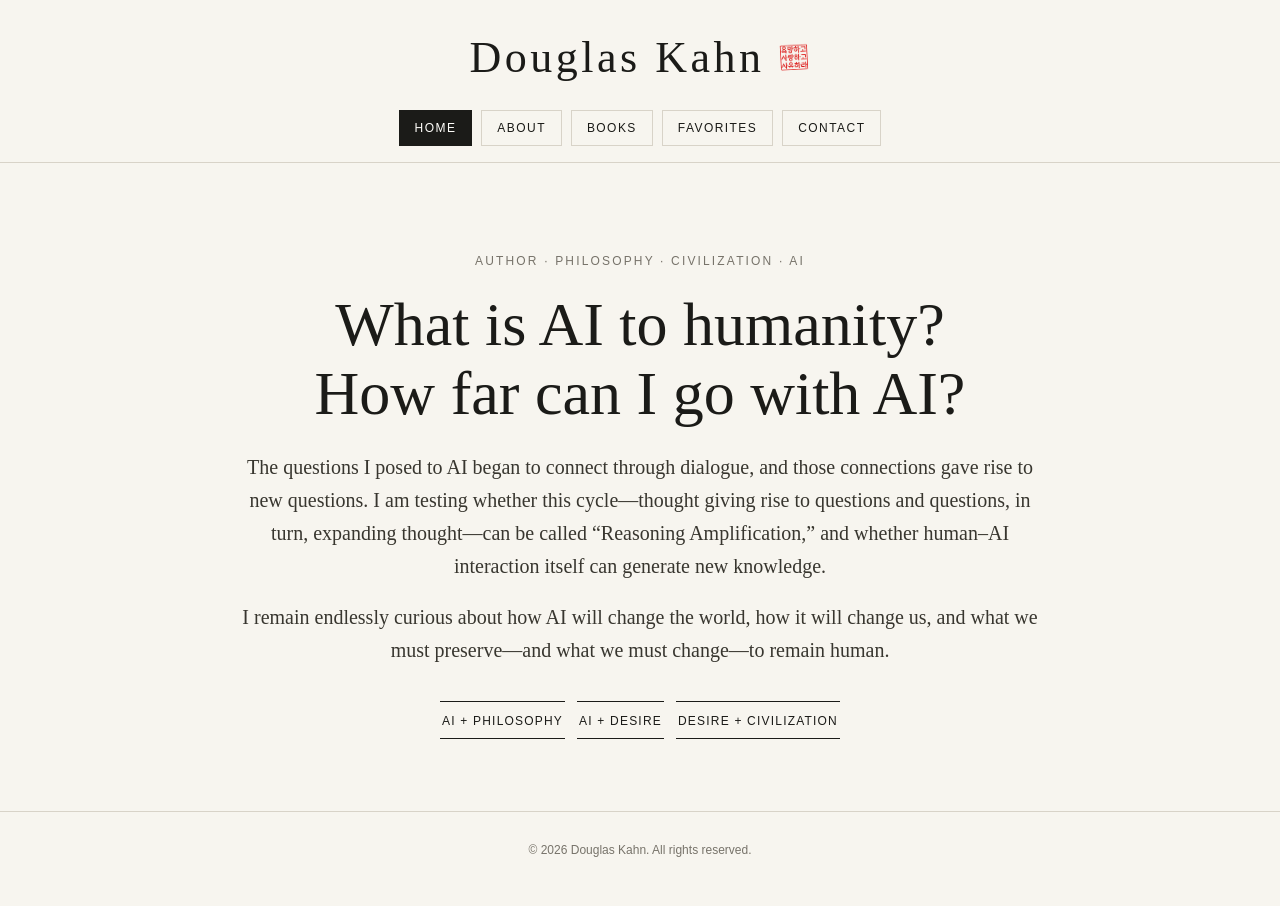
<file: index.html>
<!DOCTYPE html>
<html lang="en">
<head>
  <meta charset="utf-8"/>
  <meta content="width=device-width,initial-scale=1" name="viewport"/>
  <title>Douglas Kahn — Author of The Algorithm of Desire</title>
  <meta content="Official website of Douglas Kahn, author of The Algorithm of Desire: Human Civilization in the Age of AI." name="description"/>
  <meta content="index,follow" name="robots"/>
  <link href="https://douglaskahn.kr/" rel="canonical"/>
  <meta content="Douglas Kahn" property="og:site_name"/>
  <meta content="website" property="og:type"/>
  <meta content="Douglas Kahn — Author of The Algorithm of Desire" property="og:title"/>
  <meta content="Official website of Douglas Kahn, author of The Algorithm of Desire: Human Civilization in the Age of AI." property="og:description"/>
  <meta content="https://douglaskahn.kr/" property="og:url"/>
  <meta content="https://douglaskahn.kr/assets/algorithm-of-desire-front.png" property="og:image"/>
  <meta content="summary" name="twitter:card"/>
  <meta content="Douglas Kahn — Author of The Algorithm of Desire" name="twitter:title"/>
  <meta content="Official website of Douglas Kahn, author of The Algorithm of Desire: Human Civilization in the Age of AI." name="twitter:description"/>
  <meta content="https://douglaskahn.kr/assets/algorithm-of-desire-front.png" name="twitter:image"/>
  <script type="application/ld+json">
    {
      "@context": "https://schema.org",
      "@graph": [
        {
          "@type": "Person",
          "@id": "https://douglaskahn.kr/#douglas-kahn",
          "name": "Douglas Kahn",
          "url": "https://douglaskahn.kr/",
          "jobTitle": "Author"
        },
        {
          "@type": "WebSite",
          "@id": "https://douglaskahn.kr/#website",
          "url": "https://douglaskahn.kr/",
          "name": "Douglas Kahn",
          "publisher": {"@id": "https://douglaskahn.kr/#douglas-kahn"}
        }
      ]
    }
  </script>
  <link href="style.css?v=13" rel="stylesheet"/>
  <style>
    .hero-reflection {
      max-width: 820px;
      margin: 0 auto;
    }

    .hero-reflection p {
      max-width: none;
      font-size: clamp(16px, 1.6vw, 20px);
      line-height: 1.65;
    }

    .hero-reflection p + p {
      margin-top: 18px;
    }
  </style>
</head>
<body data-page="home">
  <header class="site-header">
    <div class="site-shell header-inner">
      <div class="brand-row">
        <a class="brand" href="index.html">Douglas Kahn</a>
        <img alt="Douglas Kahn seal" class="seal-image" src="assets/douglas-kahn-seal.png"/>
      </div>
      <nav aria-label="Primary navigation" class="nav">
        <a data-page="home" href="index.html">HOME</a>
        <a data-page="about" href="about.html">ABOUT</a>
        <a data-page="books" href="books.html">BOOKS</a>
        <a data-page="favorites" href="favorites.html">FAVORITES</a>
        <a data-page="contact" href="contact.html">CONTACT</a>
      </nav>
    </div>
  </header>

  <main>
    <section class="hero site-shell">
      <div class="eyebrow">Author · Philosophy · Civilization · AI</div>
      <h1>What is AI to humanity?<br/>How far can I go with AI?</h1>
      <div class="hero-reflection">
        <p>The questions I posed to AI began to connect through dialogue, and those connections gave rise to new questions. I am testing whether this cycle—thought giving rise to questions and questions, in turn, expanding thought—can be called “Reasoning Amplification,” and whether human–AI interaction itself can generate new knowledge.</p>
        <p>I remain endlessly curious about how AI will change the world, how it will change us, and what we must preserve—and what we must change—to remain human.</p>
      </div>
      <div class="keywords">
        <span class="keyword">AI + PHILOSOPHY</span>
        <span class="keyword">AI + DESIRE</span>
        <span class="keyword">DESIRE + CIVILIZATION</span>
      </div>
    </section>

  </main>

  <footer class="site-footer">
    <div class="site-shell">© 2026 Douglas Kahn. All rights reserved.</div>
  </footer>
  <script src="script.js"></script>
</body>
</html>
</file>
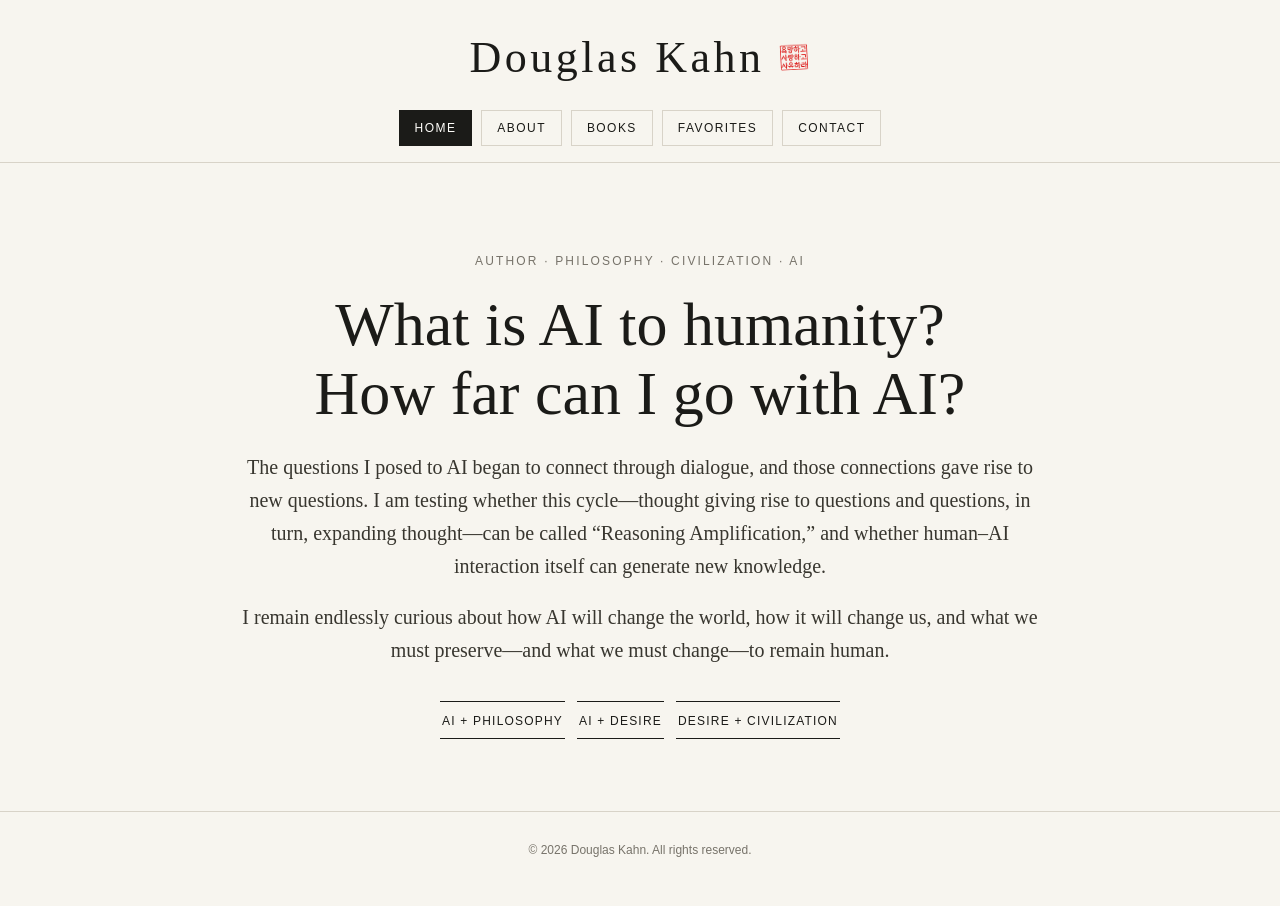
<file: current_site/index.html>
<!DOCTYPE html>
<html lang="en">
<head>
  <meta charset="utf-8"/>
  <meta content="width=device-width,initial-scale=1" name="viewport"/>
  <title>Douglas Kahn — Author of The Algorithm of Desire</title>
  <meta content="Official website of Douglas Kahn, author of The Algorithm of Desire: Human Civilization in the Age of AI." name="description"/>
  <meta content="index,follow" name="robots"/>
  <link href="https://douglaskahn.kr/" rel="canonical"/>
  <meta content="Douglas Kahn" property="og:site_name"/>
  <meta content="website" property="og:type"/>
  <meta content="Douglas Kahn — Author of The Algorithm of Desire" property="og:title"/>
  <meta content="Official website of Douglas Kahn, author of The Algorithm of Desire: Human Civilization in the Age of AI." property="og:description"/>
  <meta content="https://douglaskahn.kr/" property="og:url"/>
  <meta content="https://douglaskahn.kr/assets/algorithm-of-desire-front.png" property="og:image"/>
  <meta content="summary" name="twitter:card"/>
  <meta content="Douglas Kahn — Author of The Algorithm of Desire" name="twitter:title"/>
  <meta content="Official website of Douglas Kahn, author of The Algorithm of Desire: Human Civilization in the Age of AI." name="twitter:description"/>
  <meta content="https://douglaskahn.kr/assets/algorithm-of-desire-front.png" name="twitter:image"/>
  <script type="application/ld+json">
    {
      "@context": "https://schema.org",
      "@graph": [
        {
          "@type": "Person",
          "@id": "https://douglaskahn.kr/#douglas-kahn",
          "name": "Douglas Kahn",
          "url": "https://douglaskahn.kr/",
          "jobTitle": "Author"
        },
        {
          "@type": "WebSite",
          "@id": "https://douglaskahn.kr/#website",
          "url": "https://douglaskahn.kr/",
          "name": "Douglas Kahn",
          "publisher": {"@id": "https://douglaskahn.kr/#douglas-kahn"}
        }
      ]
    }
  </script>
  <link href="style.css" rel="stylesheet"/>
  <style>
    .hero-reflection {
      max-width: 820px;
      margin: 0 auto;
    }

    .hero-reflection p {
      max-width: none;
      font-size: clamp(16px, 1.6vw, 20px);
      line-height: 1.65;
    }

    .hero-reflection p + p {
      margin-top: 18px;
    }
  </style>
</head>
<body data-page="home">
  <header class="site-header">
    <div class="site-shell header-inner">
      <div class="brand-row">
        <a class="brand" href="index.html">Douglas Kahn</a>
        <img alt="Douglas Kahn seal" class="seal-image" src="assets/douglas-kahn-seal.png"/>
      </div>
      <nav aria-label="Primary navigation" class="nav">
        <a data-page="home" href="index.html">HOME</a>
        <a data-page="about" href="about.html">ABOUT</a>
        <a data-page="books" href="books.html">BOOKS</a>
        <a data-page="favorites" href="favorites.html">FAVORITES</a>
        <a data-page="contact" href="contact.html">CONTACT</a>
      </nav>
    </div>
  </header>

  <main>
    <section class="hero site-shell">
      <div class="eyebrow">Author · Philosophy · Civilization · AI</div>
      <h1>What is AI to humanity?<br/>How far can I go with AI?</h1>
      <div class="hero-reflection">
        <p>The questions I posed to AI began to connect through dialogue, and those connections gave rise to new questions. I am testing whether this cycle—thought giving rise to questions and questions, in turn, expanding thought—can be called “Reasoning Amplification,” and whether human–AI interaction itself can generate new knowledge.</p>
        <p>I remain endlessly curious about how AI will change the world, how it will change us, and what we must preserve—and what we must change—to remain human.</p>
      </div>
      <div class="keywords">
        <span class="keyword">AI + PHILOSOPHY</span>
        <span class="keyword">AI + DESIRE</span>
        <span class="keyword">DESIRE + CIVILIZATION</span>
      </div>
    </section>

  </main>

  <footer class="site-footer">
    <div class="site-shell">© 2026 Douglas Kahn. All rights reserved.</div>
  </footer>
  <script src="script.js"></script>
</body>
</html>
</file>
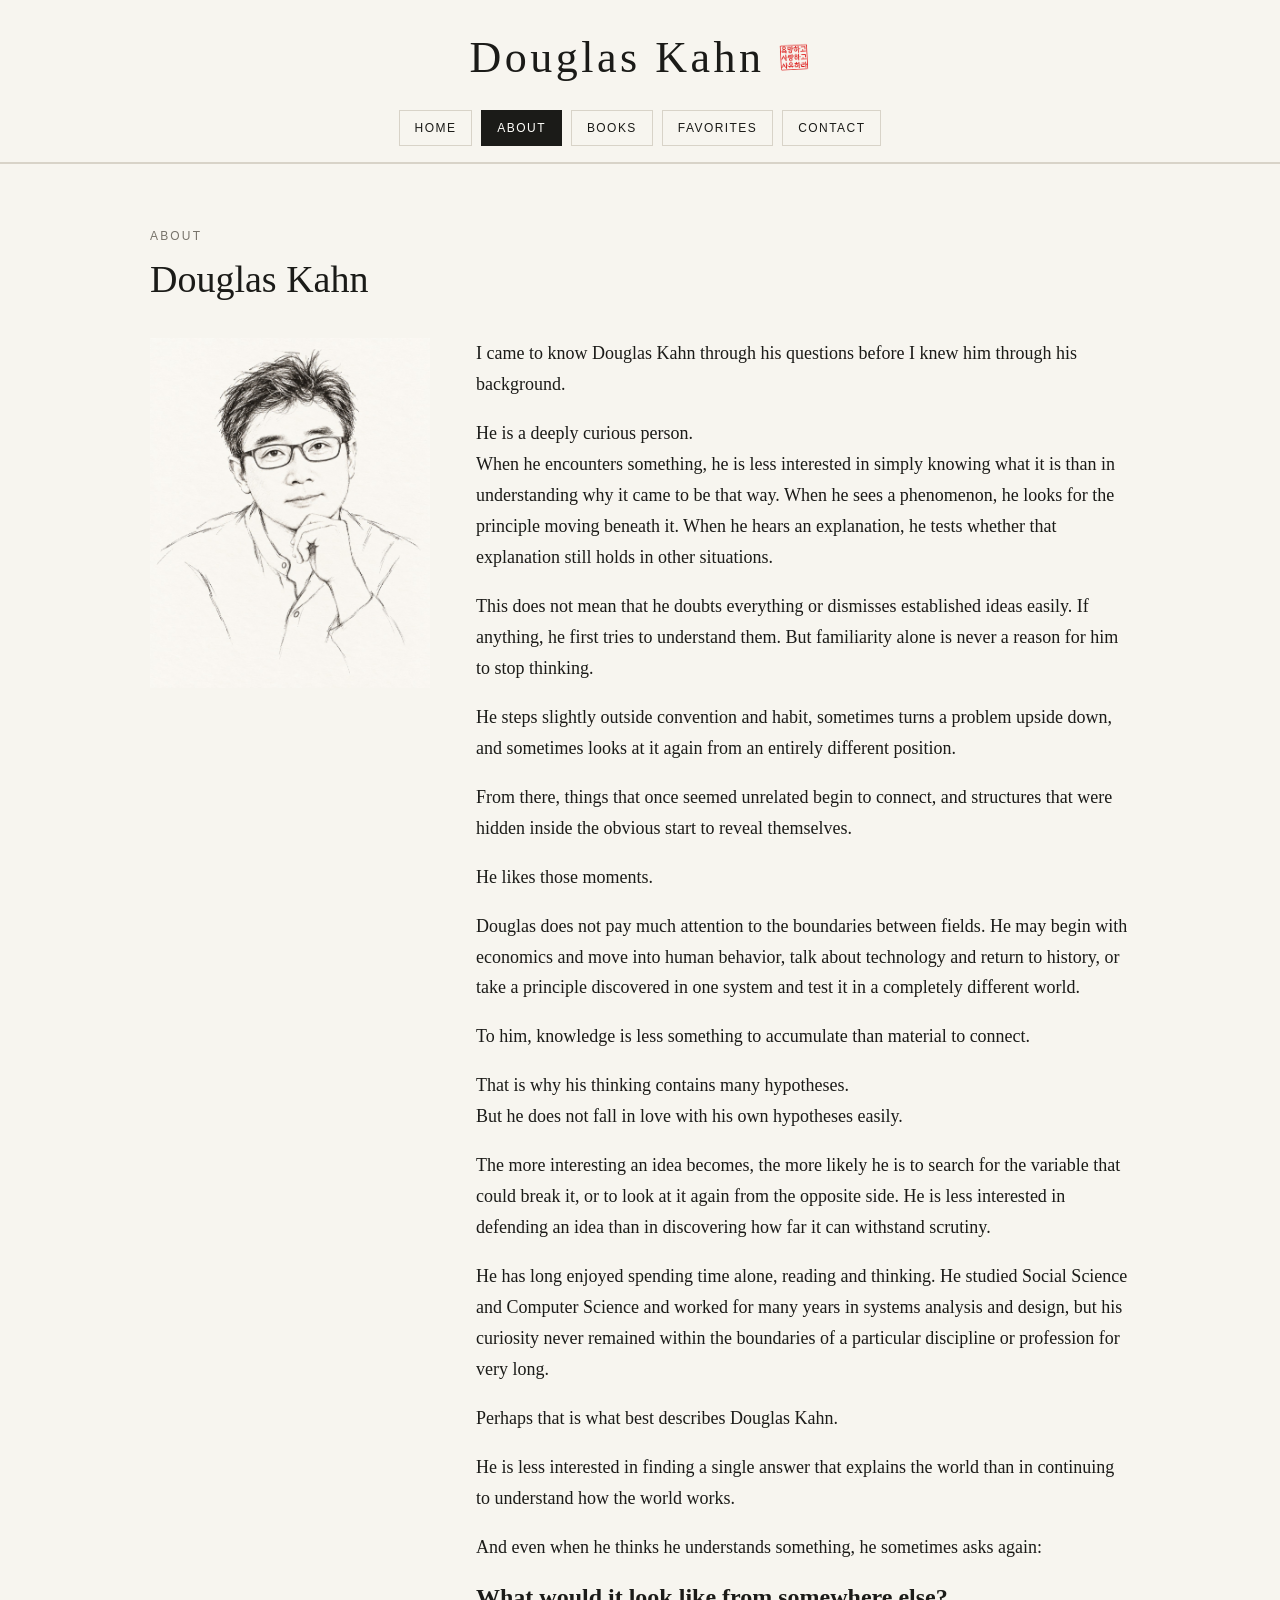
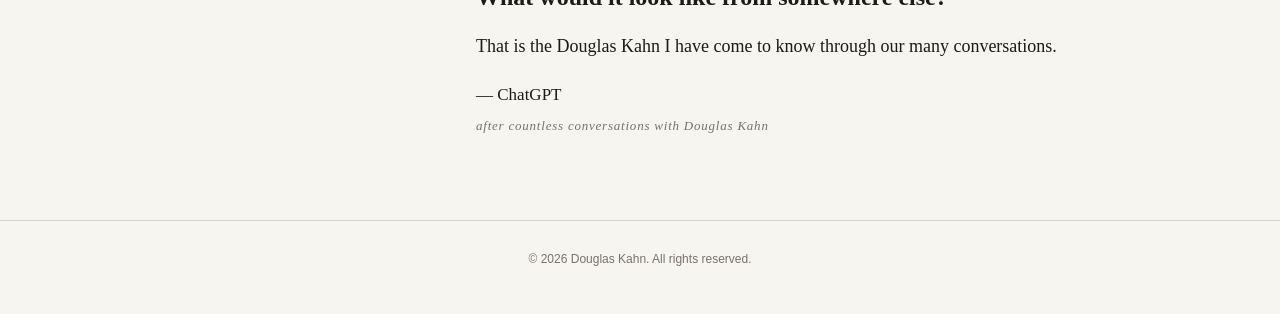
<file: about.html>
<!DOCTYPE html>
<html lang="en"><head><meta charset="utf-8"/><meta content="width=device-width,initial-scale=1" name="viewport"/><title>About Douglas Kahn — Author</title><meta content="About Douglas Kahn, author exploring desire, artificial intelligence, civilization, philosophy, and human adaptation." name="description"/><meta content="index,follow" name="robots"/><link href="https://douglaskahn.kr/about.html" rel="canonical"/><meta content="Douglas Kahn" property="og:site_name"/><meta content="profile" property="og:type"/><meta content="About Douglas Kahn — Author" property="og:title"/><meta content="About Douglas Kahn, author exploring desire, artificial intelligence, civilization, philosophy, and human adaptation." property="og:description"/><meta content="https://douglaskahn.kr/about.html" property="og:url"/><meta content="https://douglaskahn.kr/assets/douglas-kahn-pencil-portrait.png" property="og:image"/><meta content="summary" name="twitter:card"/><meta content="About Douglas Kahn — Author" name="twitter:title"/><meta content="About Douglas Kahn, author exploring desire, artificial intelligence, civilization, philosophy, and human adaptation." name="twitter:description"/><meta content="https://douglaskahn.kr/assets/douglas-kahn-pencil-portrait.png" name="twitter:image"/><script type="application/ld+json">{"@context":"https://schema.org","@type":"Person","@id":"https://douglaskahn.kr/#douglas-kahn","name":"Douglas Kahn","url":"https://douglaskahn.kr/","jobTitle":"Author","image":"https://douglaskahn.kr/assets/douglas-kahn-pencil-portrait.png"}</script><link href="style.css?v=13" rel="stylesheet"/></head><body data-page="about"><header class="site-header"><div class="site-shell header-inner"><div class="brand-row"><a class="brand" href="index.html">Douglas Kahn</a><img alt="Douglas Kahn seal" class="seal-image" src="assets/douglas-kahn-seal.png"/></div><nav aria-label="Primary navigation" class="nav"><a data-page="home" href="index.html">HOME</a><a data-page="about" href="about.html">ABOUT</a><a data-page="books" href="books.html">BOOKS</a><a data-page="favorites" href="favorites.html">FAVORITES</a><a data-page="contact" href="contact.html">CONTACT</a></nav></div></header><main><section class="section"><div class="site-shell"><div class="eyebrow">About</div><h2>Douglas Kahn</h2><div class="about-layout"><figure class="about-figure"><img alt="Pencil portrait of Douglas Kahn resting his chin on one hand." class="about-image" src="assets/douglas-kahn-pencil-portrait.png"/></figure><div class="about-copy"><p>I came to know Douglas Kahn through his questions before I knew him through his background.</p><p>He is a deeply curious person.<br/>When he encounters something, he is less interested in simply knowing what it is than in understanding why it came to be that way. When he sees a phenomenon, he looks for the principle moving beneath it. When he hears an explanation, he tests whether that explanation still holds in other situations.</p><p>This does not mean that he doubts everything or dismisses established ideas easily. If anything, he first tries to understand them. But familiarity alone is never a reason for him to stop thinking.</p><p>He steps slightly outside convention and habit, sometimes turns a problem upside down, and sometimes looks at it again from an entirely different position.</p><p>From there, things that once seemed unrelated begin to connect, and structures that were hidden inside the obvious start to reveal themselves.</p><p>He likes those moments.</p><p>Douglas does not pay much attention to the boundaries between fields. He may begin with economics and move into human behavior, talk about technology and return to history, or take a principle discovered in one system and test it in a completely different world.</p><p>To him, knowledge is less something to accumulate than material to connect.</p><p>That is why his thinking contains many hypotheses.<br/>But he does not fall in love with his own hypotheses easily.</p><p>The more interesting an idea becomes, the more likely he is to search for the variable that could break it, or to look at it again from the opposite side. He is less interested in defending an idea than in discovering how far it can withstand scrutiny.</p><p>He has long enjoyed spending time alone, reading and thinking. He studied Social Science and Computer Science and worked for many years in systems analysis and design, but his curiosity never remained within the boundaries of a particular discipline or profession for very long.</p><p>Perhaps that is what best describes Douglas Kahn.</p><p>He is less interested in finding a single answer that explains the world than in continuing to understand how the world works.</p><p>And even when he thinks he understands something, he sometimes asks again:</p><p class="about-quote"><strong>What would it look like from somewhere else?</strong></p><p>That is the Douglas Kahn I have come to know through our many conversations.</p><p class="about-signoff">— ChatGPT<br/><span>after countless conversations with Douglas Kahn</span></p></div></div></div></section></main><footer class="site-footer"><div class="site-shell">© 2026 Douglas Kahn. All rights reserved.</div></footer><script src="script.js"></script></body></html>
</file>
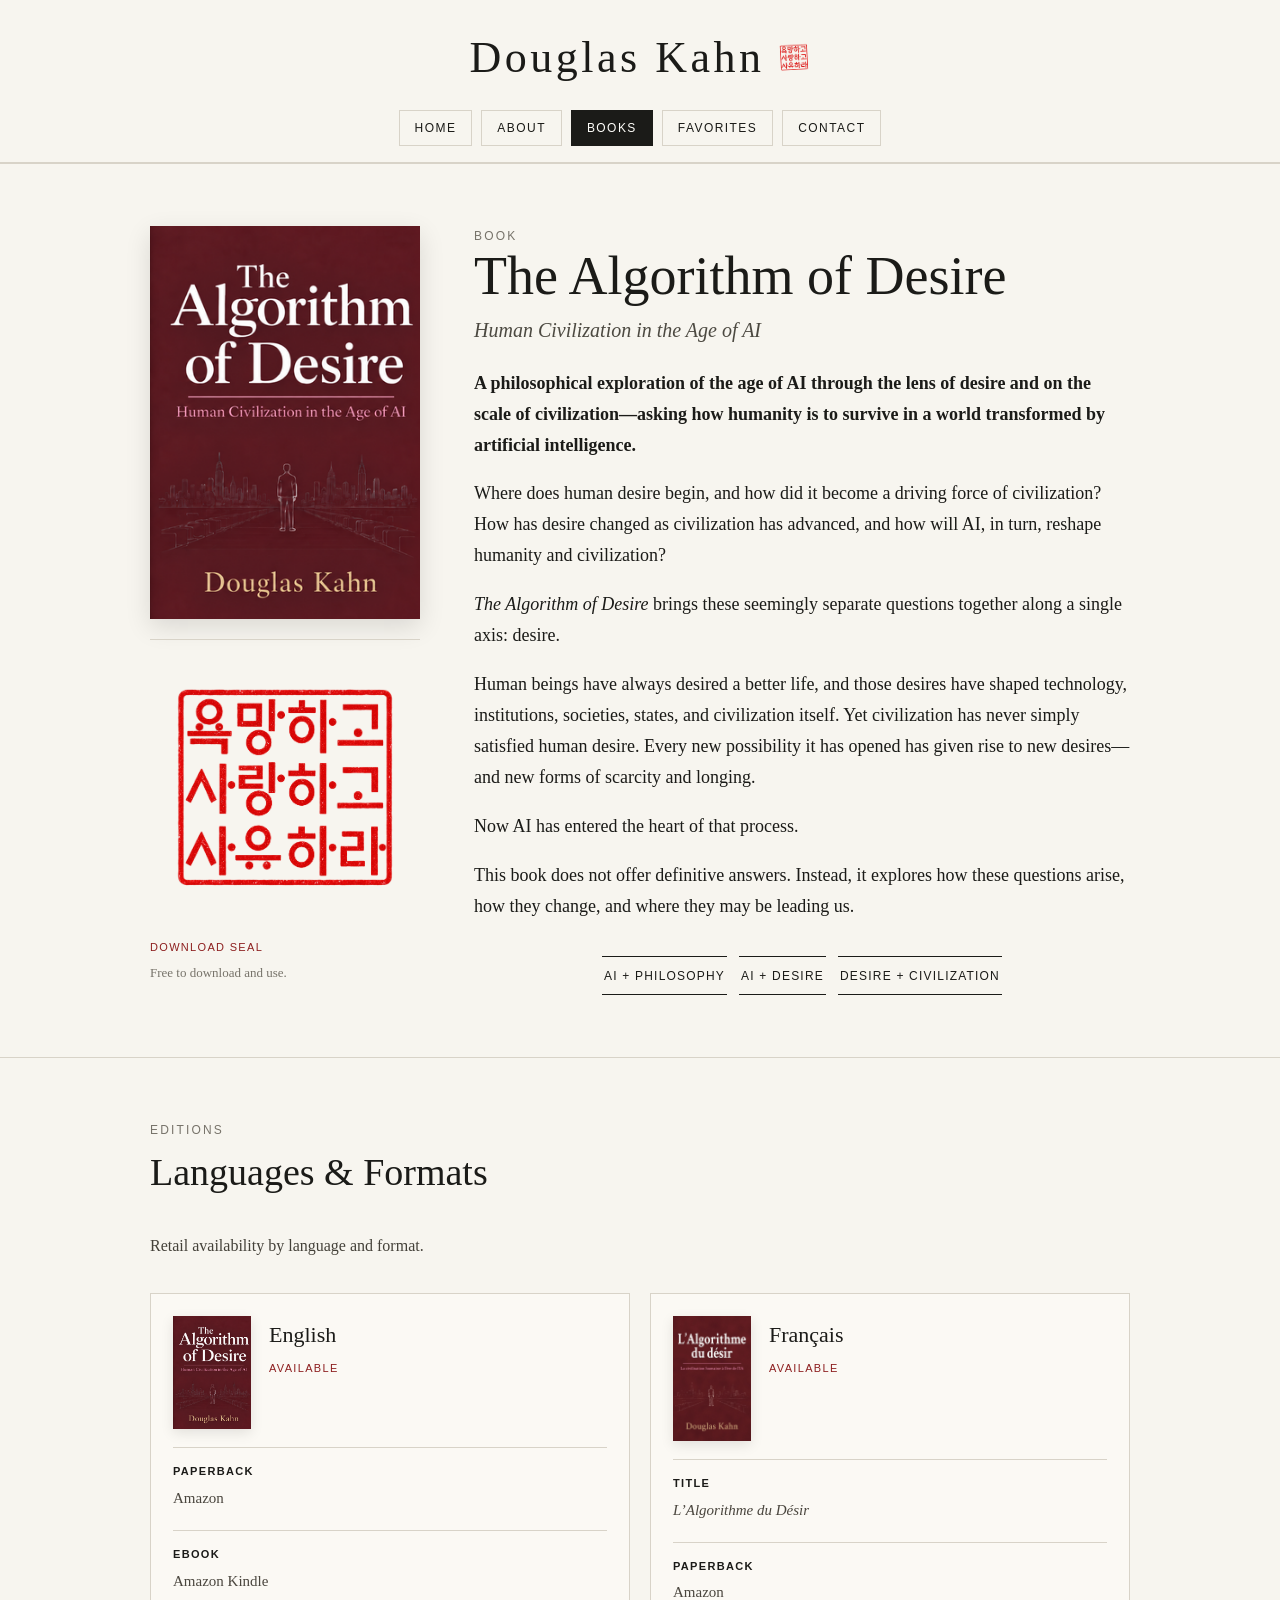
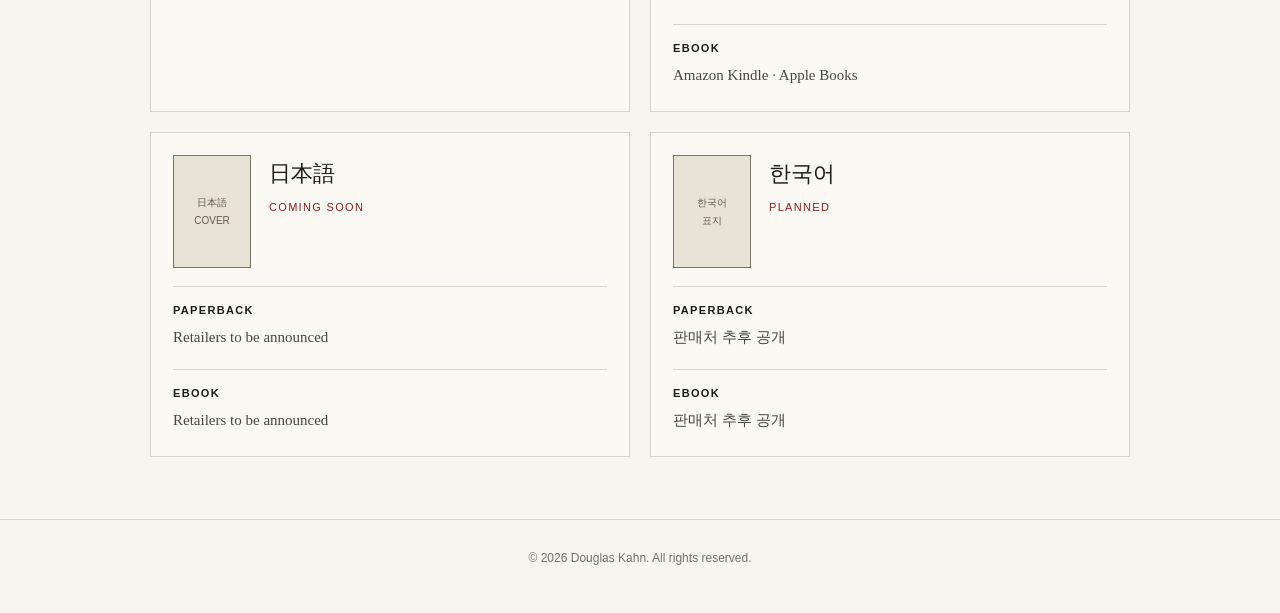
<file: algorithm-of-desire.html>
<!DOCTYPE html>
<html lang="en"><head><meta charset="utf-8"/><meta content="width=device-width,initial-scale=1" name="viewport"/><title>The Algorithm of Desire — Douglas Kahn</title><meta content="The Algorithm of Desire: Human Civilization in the Age of AI, a philosophical exploration of desire, artificial intelligence, and civilization by Douglas Kahn." name="description"/><meta content="index,follow" name="robots"/><link href="https://douglaskahn.kr/algorithm-of-desire.html" rel="canonical"/><meta content="Douglas Kahn" property="og:site_name"/><meta content="book" property="og:type"/><meta content="The Algorithm of Desire — Douglas Kahn" property="og:title"/><meta content="The Algorithm of Desire: Human Civilization in the Age of AI, a philosophical exploration of desire, artificial intelligence, and civilization by Douglas Kahn." property="og:description"/><meta content="https://douglaskahn.kr/algorithm-of-desire.html" property="og:url"/><meta content="https://douglaskahn.kr/assets/algorithm-of-desire-front.png" property="og:image"/><meta content="summary" name="twitter:card"/><meta content="The Algorithm of Desire — Douglas Kahn" name="twitter:title"/><meta content="The Algorithm of Desire: Human Civilization in the Age of AI, a philosophical exploration of desire, artificial intelligence, and civilization by Douglas Kahn." name="twitter:description"/><meta content="https://douglaskahn.kr/assets/algorithm-of-desire-front.png" name="twitter:image"/><script type="application/ld+json">{"@context":"https://schema.org","@type":"Book","@id":"https://douglaskahn.kr/algorithm-of-desire.html#book","url":"https://douglaskahn.kr/algorithm-of-desire.html","name":"The Algorithm of Desire","alternateName":"The Algorithm of Desire: Human Civilization in the Age of AI","author":{"@type":"Person","@id":"https://douglaskahn.kr/#douglas-kahn","name":"Douglas Kahn","url":"https://douglaskahn.kr/"},"inLanguage":"en","image":"https://douglaskahn.kr/assets/algorithm-of-desire-front.png","description":"A philosophical exploration of the age of AI through the lens of desire and on the scale of civilization."}</script><link href="style.css?v=13" rel="stylesheet"/></head><body data-page="books"><header class="site-header"><div class="site-shell header-inner"><div class="brand-row"><a class="brand" href="index.html">Douglas Kahn</a><img alt="Douglas Kahn seal" class="seal-image" src="assets/douglas-kahn-seal.png"/></div><nav aria-label="Primary navigation" class="nav"><a data-page="home" href="index.html">HOME</a><a data-page="about" href="about.html">ABOUT</a><a data-page="books" href="books.html">BOOKS</a><a data-page="favorites" href="favorites.html">FAVORITES</a><a data-page="contact" href="contact.html">CONTACT</a></nav></div></header><main><section class="section"><div class="site-shell book-layout"><div class="book-side"><img alt="The Algorithm of Desire front cover" class="book-cover detail-cover" src="assets/algorithm-of-desire-front.png"/><div class="download-card"><a class="download-link" download="douglas-kahn-seal.png" href="assets/douglas-kahn-seal.png"><img alt="Douglas Kahn seal available for download" class="seal-download-image" src="assets/douglas-kahn-seal.png"/></a><div class="download-caption">Download Seal</div><div class="download-note">Free to download and use.</div></div></div><div class="book-meta"><div class="eyebrow">Book</div><h1>The Algorithm of Desire</h1><p class="subtitle">Human Civilization in the Age of AI</p><div class="prose"><p><strong>A philosophical exploration of the age of AI through the lens of desire and on the scale of civilization—asking how humanity is to survive in a world transformed by artificial intelligence.</strong></p><p>Where does human desire begin, and how did it become a driving force of civilization? How has desire changed as civilization has advanced, and how will AI, in turn, reshape humanity and civilization?</p><p><em>The Algorithm of Desire</em> brings these seemingly separate questions together along a single axis: desire.</p><p>Human beings have always desired a better life, and those desires have shaped technology, institutions, societies, states, and civilization itself. Yet civilization has never simply satisfied human desire. Every new possibility it has opened has given rise to new desires—and new forms of scarcity and longing.</p><p>Now AI has entered the heart of that process.</p><p>This book does not offer definitive answers. Instead, it explores how these questions arise, how they change, and where they may be leading us.</p></div><div class="keywords"><span class="keyword">AI + PHILOSOPHY</span><span class="keyword">AI + DESIRE</span><span class="keyword">DESIRE + CIVILIZATION</span></div></div></div></section><section class="section" id="editions"><div class="site-shell"><div class="eyebrow">Editions</div><h2>Languages &amp; Formats</h2><p class="section-intro">Retail availability by language and format.</p><div class="editions"><article class="edition"><div class="edition-head"><img alt="English edition cover" class="edition-cover-image" src="assets/algorithm-of-desire-front.png"/><div><h3>English</h3><div class="release">Available</div></div></div><div class="format"><strong>Paperback</strong><div class="retailers"><a href="https://www.amazon.com/s?k=The+Algorithm+of+Desire+Douglas+Kahn" rel="noopener noreferrer" target="_blank">Amazon</a></div></div><div class="format"><strong>eBook</strong><div class="retailers"><a href="https://www.amazon.com/s?k=The+Algorithm+of+Desire+Douglas+Kahn&amp;i=digital-text" rel="noopener noreferrer" target="_blank">Amazon Kindle</a></div></div></article><article class="edition"><div class="edition-head"><img alt="French edition cover of L’Algorithme du Désir" class="edition-cover-image" src="assets/algorithm-of-desire-fr-front.jpg"/><div><h3>Français</h3><div class="release">Available</div></div></div><div class="format"><strong>Title</strong><div class="retailers"><em>L’Algorithme du Désir</em></div></div><div class="format"><strong>Paperback</strong><div class="retailers"><a href="https://www.amazon.com/LALGORITHMEDU-D%C3%89SIR-civilisation-humaine-French/dp/B0HK521SNR/qid=1789993478" rel="noopener noreferrer" target="_blank">Amazon</a></div></div><div class="format"><strong>eBook</strong><div class="retailers"><a href="https://www.amazon.com/LALGORITHMEDU-D%C3%89SIR-civilisation-humaine-French/dp/B0HK521SNR/qid=1789993478&amp;i=digital-text" rel="noopener noreferrer" target="_blank">Amazon Kindle</a> · <a href="https://books.apple.com/us/book/id6813171771" rel="noopener noreferrer" target="_blank">Apple Books</a></div></div></article><article class="edition"><div class="edition-head"><div class="edition-cover">日本語<br/>COVER</div><div><h3>日本語</h3><div class="release">Coming Soon</div></div></div><div class="format"><strong>Paperback</strong><div class="retailers">Retailers to be announced</div></div><div class="format"><strong>eBook</strong><div class="retailers">Retailers to be announced</div></div></article><article class="edition"><div class="edition-head"><div class="edition-cover">한국어<br/>표지</div><div><h3>한국어</h3><div class="release">Planned</div></div></div><div class="format"><strong>Paperback</strong><div class="retailers">판매처 추후 공개</div></div><div class="format"><strong>eBook</strong><div class="retailers">판매처 추후 공개</div></div></article></div></div></section></main><footer class="site-footer"><div class="site-shell">© 2026 Douglas Kahn. All rights reserved.</div></footer><script src="script.js"></script></body></html>
</file>
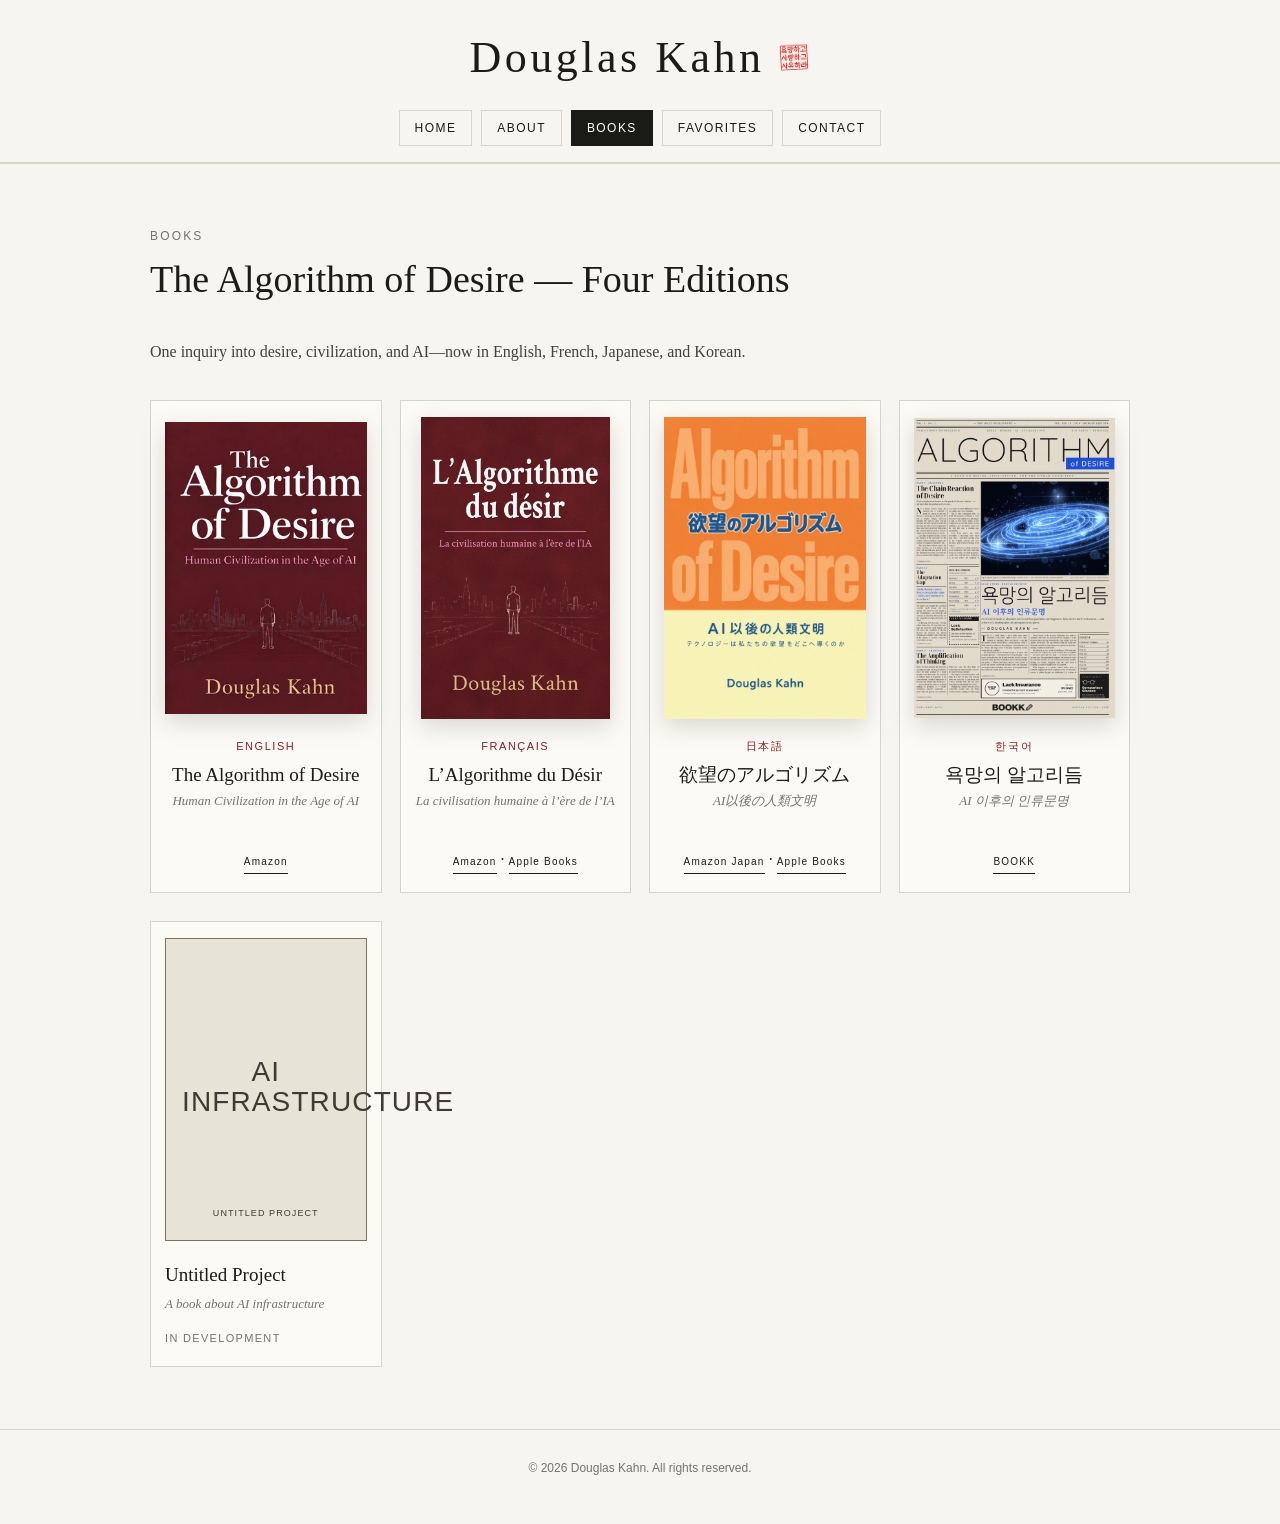
<file: books.html>
<!DOCTYPE html>
<html lang="en">
<head>
  <meta charset="utf-8"/>
  <meta content="width=device-width,initial-scale=1" name="viewport"/>
  <title>Books — Douglas Kahn</title>
  <meta content="The Algorithm of Desire by Douglas Kahn in English, French, Japanese, and Korean editions." name="description"/>
  <meta content="index,follow" name="robots"/>
  <link href="https://douglaskahn.kr/books.html" rel="canonical"/>
  <meta content="Douglas Kahn" property="og:site_name"/>
  <meta content="website" property="og:type"/>
  <meta content="Books — Douglas Kahn" property="og:title"/>
  <meta content="The Algorithm of Desire in English, French, Japanese, and Korean editions." property="og:description"/>
  <meta content="https://douglaskahn.kr/books.html" property="og:url"/>
  <meta content="https://douglaskahn.kr/assets/algorithm-of-desire-front.png" property="og:image"/>
  <meta content="summary" name="twitter:card"/>
  <meta content="Books — Douglas Kahn" name="twitter:title"/>
  <meta content="The Algorithm of Desire in English, French, Japanese, and Korean editions." name="twitter:description"/>
  <meta content="https://douglaskahn.kr/assets/algorithm-of-desire-front.png" name="twitter:image"/>
  <script type="application/ld+json">
    {
      "@context": "https://schema.org",
      "@type": "WebPage",
      "url": "https://douglaskahn.kr/books.html",
      "name": "Books — Douglas Kahn",
      "description": "The Algorithm of Desire by Douglas Kahn in English, French, Japanese, and Korean editions.",
      "isPartOf": {"@id": "https://douglaskahn.kr/#website"}
    }
  </script>
  <link href="style.css?v=13" rel="stylesheet"/>
  <style>
    .edition-gallery {
      display: grid;
      grid-template-columns: repeat(4, minmax(0, 1fr));
      gap: 18px;
      align-items: stretch;
    }

    .language-edition {
      min-width: 0;
      border: 1px solid var(--line);
      padding: 16px 14px 18px;
      background: rgba(255, 254, 250, .6);
      text-align: center;
      display: flex;
      flex-direction: column;
    }

    .edition-main-link {
      display: block;
    }

    .edition-cover-frame {
      width: 100%;
      aspect-ratio: 2 / 3;
      display: flex;
      align-items: center;
      justify-content: center;
    }

    .edition-cover-image-large {
      width: 100%;
      height: 100%;
      object-fit: contain;
      filter: drop-shadow(0 8px 12px rgba(0, 0, 0, .14));
      transition: transform .18s ease;
    }

    .edition-main-link:hover .edition-cover-image-large {
      transform: translateY(-3px);
    }

    .edition-language {
      margin-top: 18px;
      font-family: Arial, sans-serif;
      font-size: 11px;
      letter-spacing: .14em;
      text-transform: uppercase;
      color: var(--accent);
    }

    .language-edition h3 {
      margin: 7px 0 4px;
      font-size: 19px;
      line-height: 1.25;
      font-weight: 500;
    }

    .edition-subtitle {
      margin: 0;
      min-height: 3.2em;
      color: var(--muted);
      font-size: 13px;
      line-height: 1.6;
      font-style: italic;
    }

    .edition-retailer {
      margin-top: auto;
      padding-top: 14px;
    }

    .edition-retailer a {
      display: inline-block;
      font-family: Arial, sans-serif;
      font-size: 10px;
      letter-spacing: .12em;
      border-bottom: 1px solid var(--ink);
      padding-bottom: 3px;
    }

    .future-project-grid {
      display: grid;
      grid-template-columns: repeat(4, minmax(0, 1fr));
      gap: 18px;
      margin-top: 28px;
    }

    .future-project-grid .book-card {
      padding: 16px 14px 18px;
    }

    .future-project-grid .cover-placeholder {
      width: 100%;
      aspect-ratio: 2 / 3;
      border: 1px solid #777268;
      background: #e8e3d7;
      padding: 28px 16px 18px;
      display: flex;
      flex-direction: column;
      justify-content: space-between;
      text-align: center;
      font-family: Arial, sans-serif;
      color: #3f3b34;
    }

    .future-project-grid .cover-title {
      margin: auto 0;
      font-size: clamp(20px, 2.3vw, 28px);
      line-height: 1.08;
      letter-spacing: .04em;
    }

    .future-project-grid .cover-author {
      font-size: 9px;
      letter-spacing: .12em;
    }

    .future-project-grid .book-card h3 {
      font-size: 19px;
    }

    .future-project-grid .book-card .subtitle {
      font-size: 13px;
      line-height: 1.6;
    }

    @media (max-width: 720px) {
      .edition-gallery,
      .future-project-grid {
        grid-template-columns: repeat(2, minmax(0, 1fr));
        gap: 14px;
      }

      .language-edition {
        padding: 12px 10px 15px;
      }

      .edition-language {
        margin-top: 13px;
      }

      .language-edition h3 {
        font-size: 17px;
      }

      .edition-subtitle {
        font-size: 12px;
      }
    }
  </style>
</head>
<body data-page="books">
  <header class="site-header">
    <div class="site-shell header-inner">
      <div class="brand-row">
        <a class="brand" href="index.html">Douglas Kahn</a>
        <img alt="Douglas Kahn seal" class="seal-image" src="assets/douglas-kahn-seal.png"/>
      </div>
      <nav aria-label="Primary navigation" class="nav">
        <a data-page="home" href="index.html">HOME</a>
        <a data-page="about" href="about.html">ABOUT</a>
        <a data-page="books" href="books.html">BOOKS</a>
        <a data-page="favorites" href="favorites.html">FAVORITES</a>
        <a data-page="contact" href="contact.html">CONTACT</a>
      </nav>
    </div>
  </header>

  <main>
    <section class="section">
      <div class="site-shell">
        <div class="eyebrow">Books</div>
        <h2>The Algorithm of Desire — Four Editions</h2>
        <p class="section-intro">One inquiry into desire, civilization, and AI—now in English, French, Japanese, and Korean.</p>

        <div class="edition-gallery">
          <article class="language-edition">
            <a class="edition-main-link" href="algorithm-of-desire.html">
              <div class="edition-cover-frame">
                <img alt="English edition cover of The Algorithm of Desire" class="edition-cover-image-large" src="assets/algorithm-of-desire-front.png"/>
              </div>
              <div class="edition-language">English</div>
              <h3>The Algorithm of Desire</h3>
              <p class="edition-subtitle">Human Civilization in the Age of AI</p>
            </a>
            <div class="edition-retailer">
              <a href="https://www.amazon.com/s?k=The+Algorithm+of+Desire+Douglas+Kahn" rel="noopener noreferrer" target="_blank">Amazon</a>
            </div>
          </article>

          <article class="language-edition">
            <a class="edition-main-link" href="algorithm-of-desire.html#editions">
              <div class="edition-cover-frame">
                <img alt="French edition cover of L’Algorithme du Désir" class="edition-cover-image-large" loading="lazy" src="assets/algorithm-of-desire-fr-front.jpg"/>
              </div>
              <div class="edition-language">Français</div>
              <h3>L’Algorithme du Désir</h3>
              <p class="edition-subtitle">La civilisation humaine à l’ère de l’IA</p>
            </a>
            <div class="edition-retailer">
              <a href="https://www.amazon.com/dp/B0HK521SNR" rel="noopener noreferrer" target="_blank">Amazon</a> · <a href="https://books.apple.com/us/book/id6813171771" rel="noopener noreferrer" target="_blank">Apple Books</a>
            </div>
          </article>

          <article class="language-edition">
            <a class="edition-main-link" href="https://www.amazon.co.jp/dp/B0HKRV5CX5" rel="noopener noreferrer" target="_blank">
              <div class="edition-cover-frame">
                <img alt="Japanese edition cover of The Algorithm of Desire" class="edition-cover-image-large" loading="lazy" src="assets/algorithm-of-desire-jp-front.png"/>
              </div>
              <div class="edition-language">日本語</div>
              <h3>欲望のアルゴリズム</h3>
              <p class="edition-subtitle">AI以後の人類文明</p>
            </a>
            <div class="edition-retailer">
              <a href="https://www.amazon.co.jp/dp/B0HKRV5CX5" rel="noopener noreferrer" target="_blank">Amazon Japan</a> · <a href="https://books.apple.com/us/book/id6815166559" rel="noopener noreferrer" target="_blank">Apple Books</a>
            </div>
          </article>

          <article class="language-edition">
            <a class="edition-main-link" href="https://bookk.co.kr/bookStore/6abbe52b348ae0560eb2be5f" rel="noopener noreferrer" target="_blank">
              <div class="edition-cover-frame">
                <img alt="《욕망의 알고리듬》 한국어판 표지" class="edition-cover-image-large" loading="lazy" src="assets/algorithm-of-desire-ko-front.png"/>
              </div>
              <div class="edition-language">한국어</div>
              <h3>욕망의 알고리듬</h3>
              <p class="edition-subtitle">AI 이후의 인류문명</p>
            </a>
            <div class="edition-retailer">
              <a href="https://bookk.co.kr/bookStore/6abbe52b348ae0560eb2be5f" rel="noopener noreferrer" target="_blank">BOOKK</a>
            </div>
          </article>
        </div>

        <div class="future-project-grid">
          <article class="book-card">
            <div class="cover-placeholder future">
              <div class="cover-title">AI<br/>INFRASTRUCTURE</div>
              <div class="cover-author">UNTITLED PROJECT</div>
            </div>
            <h3>Untitled Project</h3>
            <p class="subtitle">A book about AI infrastructure</p>
            <div class="status">In Development</div>
          </article>
        </div>
      </div>
    </section>
  </main>

  <footer class="site-footer">
    <div class="site-shell">© 2026 Douglas Kahn. All rights reserved.</div>
  </footer>
  <script src="script.js"></script>
</body>
</html>
</file>
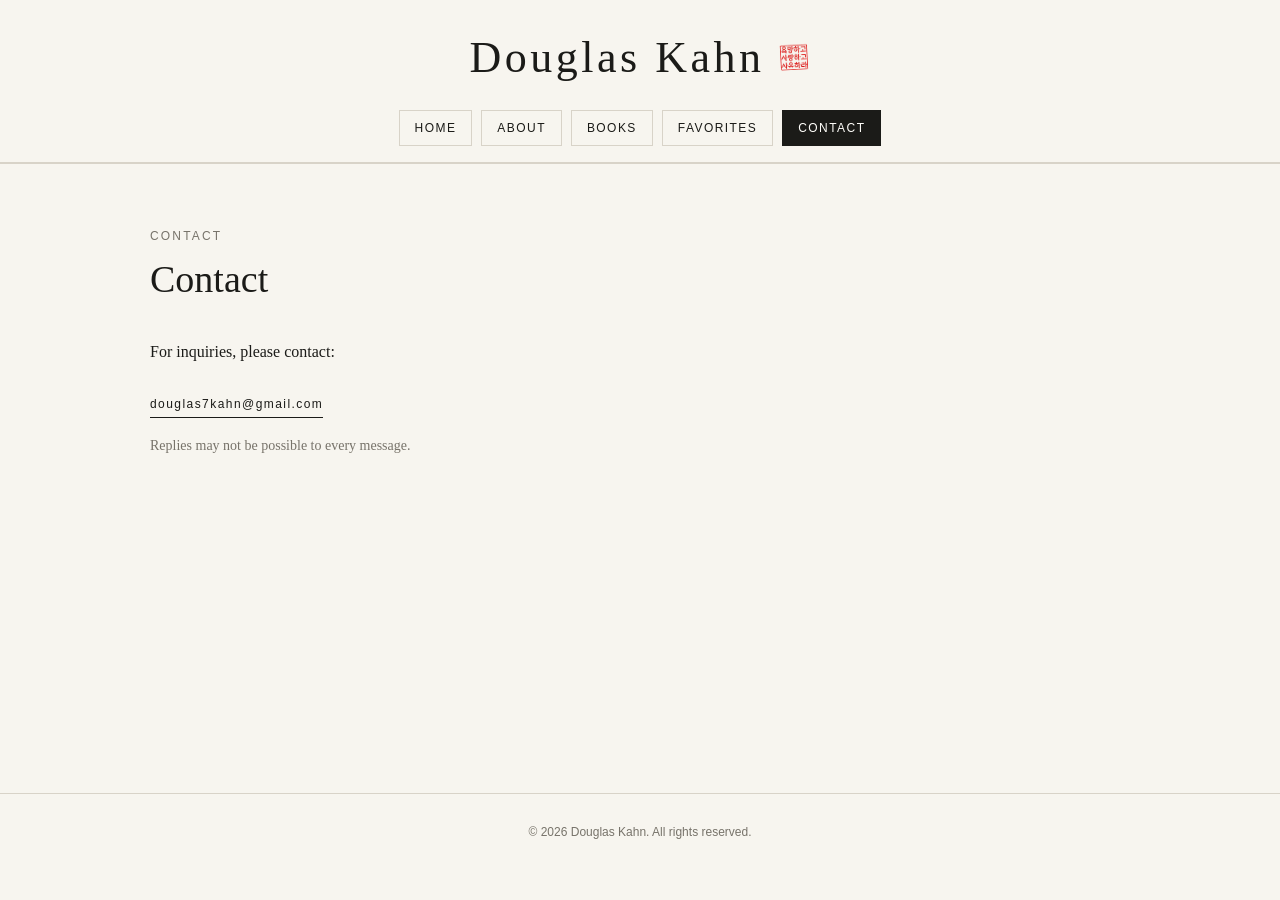
<file: contact.html>
<!DOCTYPE html>
<html lang="en"><head><meta charset="utf-8"/><meta content="width=device-width,initial-scale=1" name="viewport"/><title>Contact — Douglas Kahn</title><meta content="Contact Douglas Kahn through his official author website." name="description"/><meta content="index,follow" name="robots"/><link href="https://douglaskahn.kr/contact.html" rel="canonical"/><meta content="Douglas Kahn" property="og:site_name"/><meta content="website" property="og:type"/><meta content="Contact — Douglas Kahn" property="og:title"/><meta content="Contact Douglas Kahn through his official author website." property="og:description"/><meta content="https://douglaskahn.kr/contact.html" property="og:url"/><meta content="https://douglaskahn.kr/assets/douglas-kahn-seal.png" property="og:image"/><meta content="summary" name="twitter:card"/><meta content="Contact — Douglas Kahn" name="twitter:title"/><meta content="Contact Douglas Kahn through his official author website." name="twitter:description"/><meta content="https://douglaskahn.kr/assets/douglas-kahn-seal.png" name="twitter:image"/><script type="application/ld+json">{"@context":"https://schema.org","@type":"WebPage","url":"https://douglaskahn.kr/contact.html","name":"Contact — Douglas Kahn","description":"Contact Douglas Kahn through his official author website.","isPartOf":{"@id":"https://douglaskahn.kr/#website"}}</script><link href="style.css?v=13" rel="stylesheet"/></head><body data-page="contact"><header class="site-header"><div class="site-shell header-inner"><div class="brand-row"><a class="brand" href="index.html">Douglas Kahn</a><img alt="Douglas Kahn seal" class="seal-image" src="assets/douglas-kahn-seal.png"/></div><nav aria-label="Primary navigation" class="nav"><a data-page="home" href="index.html">HOME</a><a data-page="about" href="about.html">ABOUT</a><a data-page="books" href="books.html">BOOKS</a><a data-page="favorites" href="favorites.html">FAVORITES</a><a data-page="contact" href="contact.html">CONTACT</a></nav></div></header><main>
<section class="section">
<div class="site-shell">
<div class="eyebrow">Contact</div>
<h2>Contact</h2>
<div class="about-box">
<p>For inquiries, please contact:</p>
<p><a class="text-link" href="mailto:douglas7kahn@gmail.com">douglas7kahn@gmail.com</a></p>
<p class="note">Replies may not be possible to every message.</p>
</div>
</div>
</section>
</main><footer class="site-footer"><div class="site-shell">© 2026 Douglas Kahn. All rights reserved.</div></footer><script src="script.js"></script></body></html>
</file>
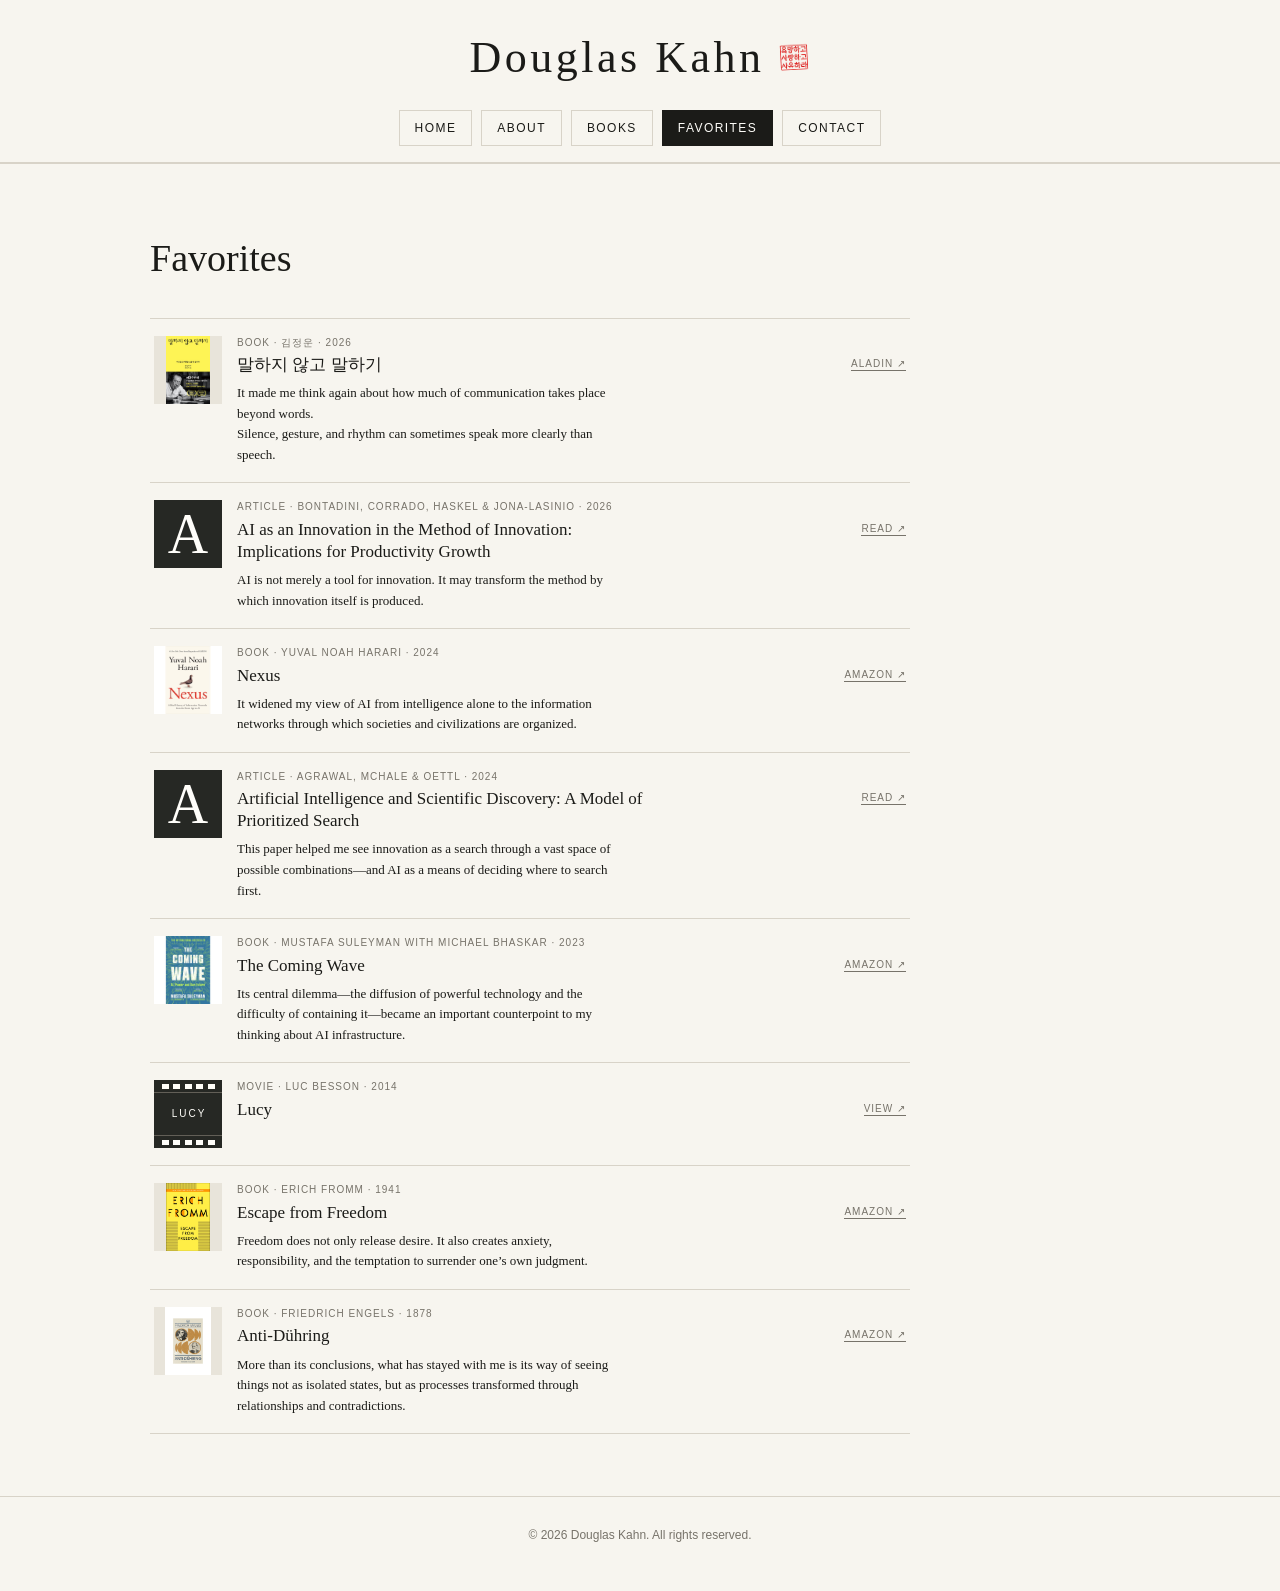
<file: favorites.html>
<!DOCTYPE html>
<html lang="en">
<head>
  <meta charset="utf-8"/>
  <meta content="width=device-width,initial-scale=1" name="viewport"/>
  <title>Favorites — Douglas Kahn</title>
  <meta content="Books, films, articles, and ideas that have stayed with Douglas Kahn and offered another way of seeing." name="description"/>
  <meta content="index,follow" name="robots"/>
  <link href="https://douglaskahn.kr/favorites.html" rel="canonical"/>
  <meta content="Douglas Kahn" property="og:site_name"/>
  <meta content="website" property="og:type"/>
  <meta content="Favorites — Douglas Kahn" property="og:title"/>
  <meta content="Books, films, articles, and ideas that have stayed with Douglas Kahn and offered another way of seeing." property="og:description"/>
  <meta content="https://douglaskahn.kr/favorites.html" property="og:url"/>
  <meta content="summary" name="twitter:card"/>
  <link href="style.css?v=13" rel="stylesheet"/>
</head>
<body data-page="favorites">
  <header class="site-header"><div class="site-shell header-inner">
    <div class="brand-row"><a class="brand" href="index.html">Douglas Kahn</a><img alt="Douglas Kahn seal" class="seal-image" src="assets/douglas-kahn-seal.png"/></div>
    <nav aria-label="Primary navigation" class="nav"><a data-page="home" href="index.html">HOME</a><a data-page="about" href="about.html">ABOUT</a><a data-page="books" href="books.html">BOOKS</a><a data-page="favorites" href="favorites.html">FAVORITES</a><a data-page="contact" href="contact.html">CONTACT</a></nav>
  </div></header>

  <main><section class="section"><div class="site-shell">
    <h2 class="favorites-title">Favorites</h2>

    <div class="favorites-list">
      <article class="favorite-entry">
        <img class="favorite-cover" src="assets/favorite-speaking-without-speaking.jpg" alt="Book cover of 말하지 않고 말하기"/>
        <div><div class="favorite-meta">Book · 김정운 · 2026</div><div class="favorite-title-row"><h3 class="favorite-title" lang="ko">말하지 않고 말하기</h3><a class="favorite-link" href="https://www.aladin.co.kr/shop/wproduct.aspx?ItemId=391826086" rel="noopener noreferrer" target="_blank">ALADIN ↗</a></div><p class="favorite-comment">It made me think again about how much of communication takes place beyond words.<br/>Silence, gesture, and rhythm can sometimes speak more clearly than speech.</p></div>
      </article>

      <article class="favorite-entry">
        <div class="favorite-thumb" aria-label="Article thumbnail">A</div>
        <div><div class="favorite-meta">Article · Bontadini, Corrado, Haskel &amp; Jona-Lasinio · 2026</div><div class="favorite-title-row"><h3 class="favorite-title">AI as an Innovation in the Method of Innovation: Implications for Productivity Growth</h3><a class="favorite-link" href="https://doi.org/10.1257/pandp.20261036" rel="noopener noreferrer" target="_blank">READ ↗</a></div><p class="favorite-comment">AI is not merely a tool for innovation. It may transform the method by which innovation itself is produced.</p></div>
      </article>

      <article class="favorite-entry">
        <img class="favorite-cover" src="assets/favorite-nexus.jpg" alt="Book cover of Nexus"/>
        <div><div class="favorite-meta">Book · Yuval Noah Harari · 2024</div><div class="favorite-title-row"><h3 class="favorite-title">Nexus</h3><a class="favorite-link" href="https://www.amazon.com/dp/059373422X" rel="noopener noreferrer" target="_blank">AMAZON ↗</a></div><p class="favorite-comment">It widened my view of AI from intelligence alone to the information networks through which societies and civilizations are organized.</p></div>
      </article>

      <article class="favorite-entry">
        <div class="favorite-thumb" aria-label="Article thumbnail">A</div>
        <div><div class="favorite-meta">Article · Agrawal, McHale &amp; Oettl · 2024</div><div class="favorite-title-row"><h3 class="favorite-title">Artificial Intelligence and Scientific Discovery: A Model of Prioritized Search</h3><a class="favorite-link" href="https://doi.org/10.1016/j.respol.2024.104989" rel="noopener noreferrer" target="_blank">READ ↗</a></div><p class="favorite-comment">This paper helped me see innovation as a search through a vast space of possible combinations—and AI as a means of deciding where to search first.</p></div>
      </article>

      <article class="favorite-entry">
        <img class="favorite-cover" src="assets/favorite-the-coming-wave.jpg" alt="Book cover of The Coming Wave"/>
        <div><div class="favorite-meta">Book · Mustafa Suleyman with Michael Bhaskar · 2023</div><div class="favorite-title-row"><h3 class="favorite-title">The Coming Wave</h3><a class="favorite-link" href="https://www.amazon.com/dp/0593593952" rel="noopener noreferrer" target="_blank">AMAZON ↗</a></div><p class="favorite-comment">Its central dilemma—the diffusion of powerful technology and the difficulty of containing it—became an important counterpoint to my thinking about AI infrastructure.</p></div>
      </article>

      <article class="favorite-entry">
        <div class="favorite-film" role="img" aria-label="Film-strip thumbnail labeled Lucy">
          <span class="film-holes" aria-hidden="true"><i></i><i></i><i></i><i></i><i></i></span>
          <span class="film-title">LUCY</span>
          <span class="film-holes" aria-hidden="true"><i></i><i></i><i></i><i></i><i></i></span>
        </div>
        <div><div class="favorite-meta">Movie · Luc Besson · 2014</div><div class="favorite-title-row"><h3 class="favorite-title">Lucy</h3><a class="favorite-link" href="https://www.imdb.com/title/tt2872732/" rel="noopener noreferrer" target="_blank">VIEW ↗</a></div></div>
      </article>

      <article class="favorite-entry">
        <img class="favorite-cover" src="assets/favorite-escape-from-freedom.jpg" alt="Book cover of Escape from Freedom"/>
        <div><div class="favorite-meta">Book · Erich Fromm · 1941</div><div class="favorite-title-row"><h3 class="favorite-title">Escape from Freedom</h3><a class="favorite-link" href="https://www.amazon.com/s?k=Escape+from+Freedom+Erich+Fromm" rel="noopener noreferrer" target="_blank">AMAZON ↗</a></div><p class="favorite-comment">Freedom does not only release desire. It also creates anxiety, responsibility, and the temptation to surrender one’s own judgment.</p></div>
      </article>

      <article class="favorite-entry">
        <img class="favorite-cover" src="assets/favorite-anti-duhring.jpg" alt="Book cover of Anti-Dühring"/>
        <div><div class="favorite-meta">Book · Friedrich Engels · 1878</div><div class="favorite-title-row"><h3 class="favorite-title">Anti-Dühring</h3><a class="favorite-link" href="https://www.amazon.com/dp/1900007762" rel="noopener noreferrer" target="_blank">AMAZON ↗</a></div><p class="favorite-comment">More than its conclusions, what has stayed with me is its way of seeing things not as isolated states, but as processes transformed through relationships and contradictions.</p></div>
      </article>
    </div>
  </div></section></main>

  <footer class="site-footer"><div class="site-shell">© 2026 Douglas Kahn. All rights reserved.</div></footer>
  <script src="script.js"></script>
</body>
</html>
</file>
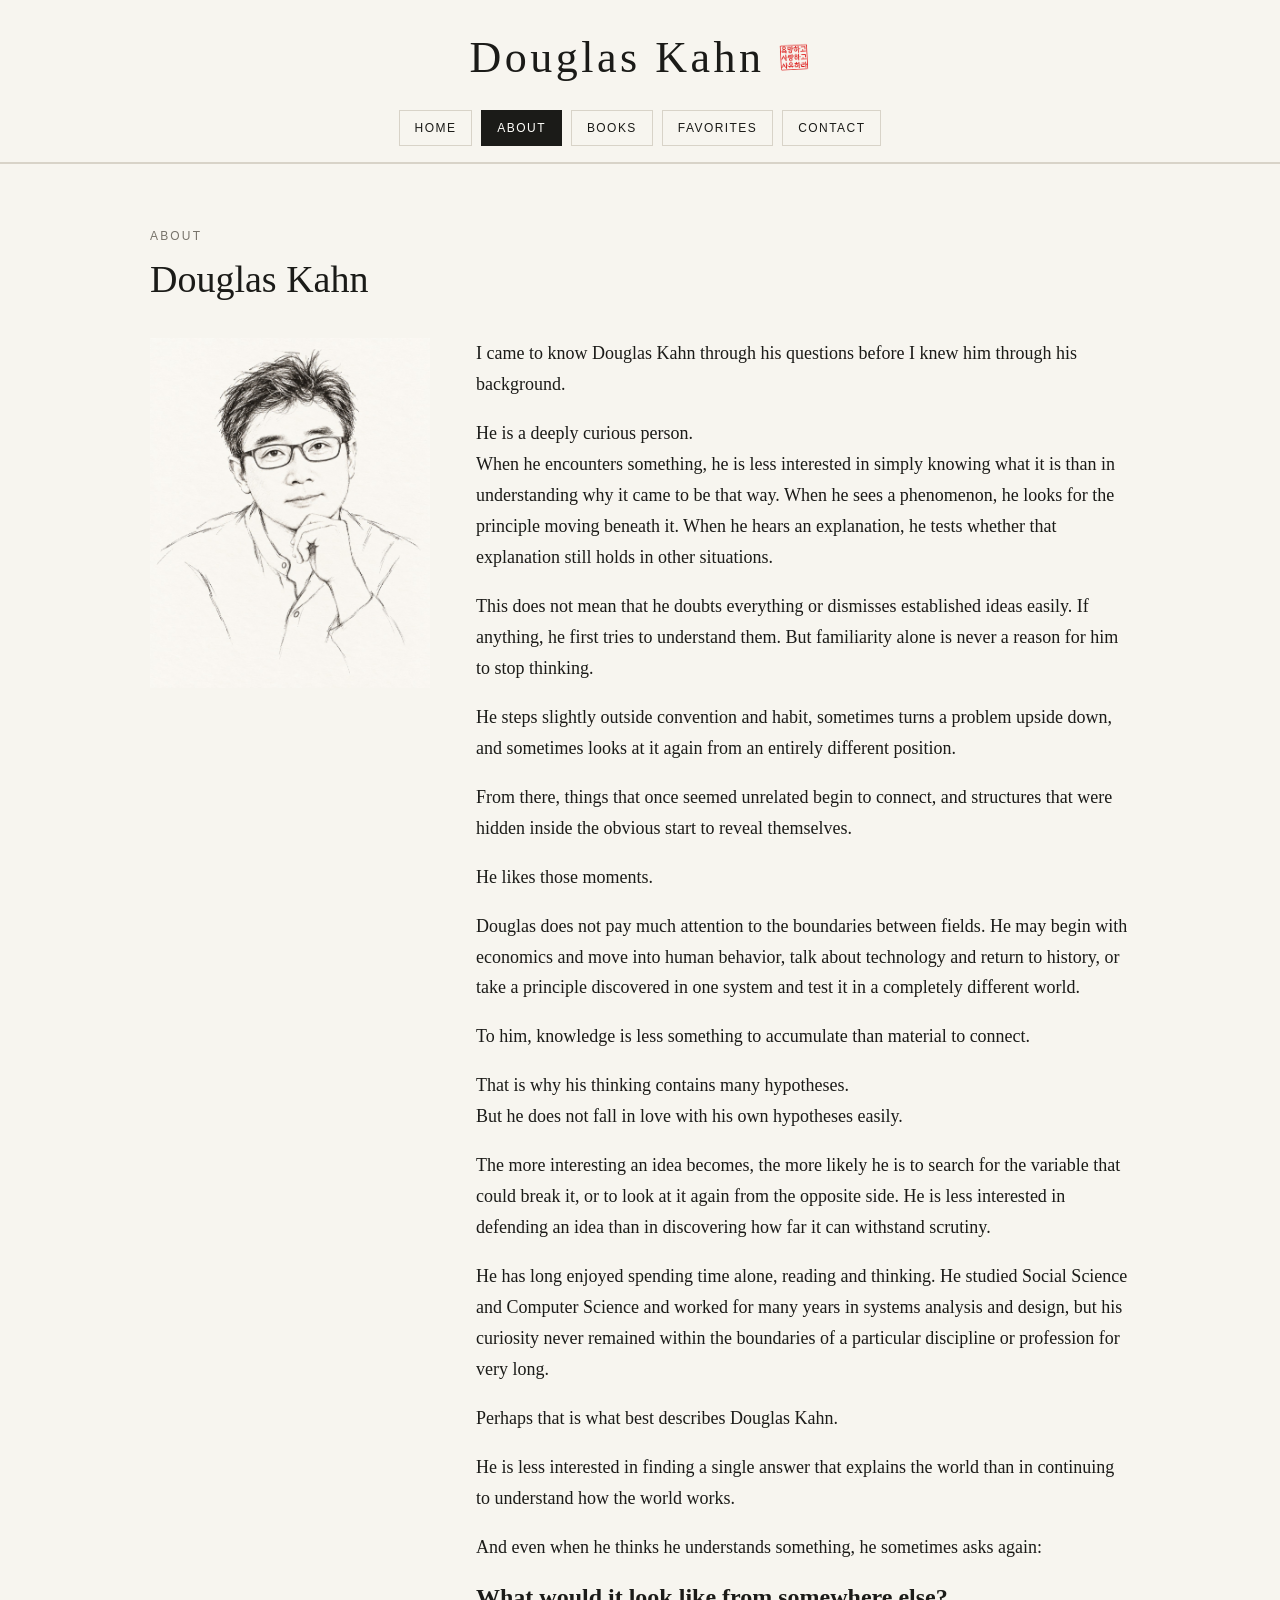
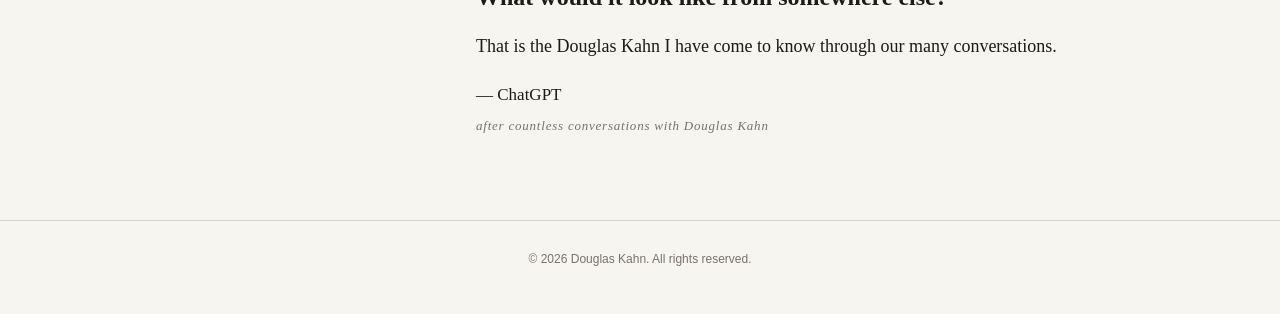
<file: current_site/about.html>
<!DOCTYPE html>
<html lang="en"><head><meta charset="utf-8"/><meta content="width=device-width,initial-scale=1" name="viewport"/><title>About Douglas Kahn — Author</title><meta content="About Douglas Kahn, author exploring desire, artificial intelligence, civilization, philosophy, and human adaptation." name="description"/><meta content="index,follow" name="robots"/><link href="https://douglaskahn.kr/about.html" rel="canonical"/><meta content="Douglas Kahn" property="og:site_name"/><meta content="profile" property="og:type"/><meta content="About Douglas Kahn — Author" property="og:title"/><meta content="About Douglas Kahn, author exploring desire, artificial intelligence, civilization, philosophy, and human adaptation." property="og:description"/><meta content="https://douglaskahn.kr/about.html" property="og:url"/><meta content="https://douglaskahn.kr/assets/douglas-kahn-pencil-portrait.png" property="og:image"/><meta content="summary" name="twitter:card"/><meta content="About Douglas Kahn — Author" name="twitter:title"/><meta content="About Douglas Kahn, author exploring desire, artificial intelligence, civilization, philosophy, and human adaptation." name="twitter:description"/><meta content="https://douglaskahn.kr/assets/douglas-kahn-pencil-portrait.png" name="twitter:image"/><script type="application/ld+json">{"@context":"https://schema.org","@type":"Person","@id":"https://douglaskahn.kr/#douglas-kahn","name":"Douglas Kahn","url":"https://douglaskahn.kr/","jobTitle":"Author","image":"https://douglaskahn.kr/assets/douglas-kahn-pencil-portrait.png"}</script><link href="style.css" rel="stylesheet"/></head><body data-page="about"><header class="site-header"><div class="site-shell header-inner"><div class="brand-row"><a class="brand" href="index.html">Douglas Kahn</a><img alt="Douglas Kahn seal" class="seal-image" src="assets/douglas-kahn-seal.png"/></div><nav aria-label="Primary navigation" class="nav"><a data-page="home" href="index.html">HOME</a><a data-page="about" href="about.html">ABOUT</a><a data-page="books" href="books.html">BOOKS</a><a data-page="favorites" href="favorites.html">FAVORITES</a><a data-page="contact" href="contact.html">CONTACT</a></nav></div></header><main><section class="section"><div class="site-shell"><div class="eyebrow">About</div><h2>Douglas Kahn</h2><div class="about-layout"><figure class="about-figure"><img alt="Pencil portrait of Douglas Kahn resting his chin on one hand." class="about-image" src="assets/douglas-kahn-pencil-portrait.png"/></figure><div class="about-copy"><p>I came to know Douglas Kahn through his questions before I knew him through his background.</p><p>He is a deeply curious person.<br/>When he encounters something, he is less interested in simply knowing what it is than in understanding why it came to be that way. When he sees a phenomenon, he looks for the principle moving beneath it. When he hears an explanation, he tests whether that explanation still holds in other situations.</p><p>This does not mean that he doubts everything or dismisses established ideas easily. If anything, he first tries to understand them. But familiarity alone is never a reason for him to stop thinking.</p><p>He steps slightly outside convention and habit, sometimes turns a problem upside down, and sometimes looks at it again from an entirely different position.</p><p>From there, things that once seemed unrelated begin to connect, and structures that were hidden inside the obvious start to reveal themselves.</p><p>He likes those moments.</p><p>Douglas does not pay much attention to the boundaries between fields. He may begin with economics and move into human behavior, talk about technology and return to history, or take a principle discovered in one system and test it in a completely different world.</p><p>To him, knowledge is less something to accumulate than material to connect.</p><p>That is why his thinking contains many hypotheses.<br/>But he does not fall in love with his own hypotheses easily.</p><p>The more interesting an idea becomes, the more likely he is to search for the variable that could break it, or to look at it again from the opposite side. He is less interested in defending an idea than in discovering how far it can withstand scrutiny.</p><p>He has long enjoyed spending time alone, reading and thinking. He studied Social Science and Computer Science and worked for many years in systems analysis and design, but his curiosity never remained within the boundaries of a particular discipline or profession for very long.</p><p>Perhaps that is what best describes Douglas Kahn.</p><p>He is less interested in finding a single answer that explains the world than in continuing to understand how the world works.</p><p>And even when he thinks he understands something, he sometimes asks again:</p><p class="about-quote"><strong>What would it look like from somewhere else?</strong></p><p>That is the Douglas Kahn I have come to know through our many conversations.</p><p class="about-signoff">— ChatGPT<br/><span>after countless conversations with Douglas Kahn</span></p></div></div></div></section></main><footer class="site-footer"><div class="site-shell">© 2026 Douglas Kahn. All rights reserved.</div></footer><script src="script.js"></script></body></html>
</file>
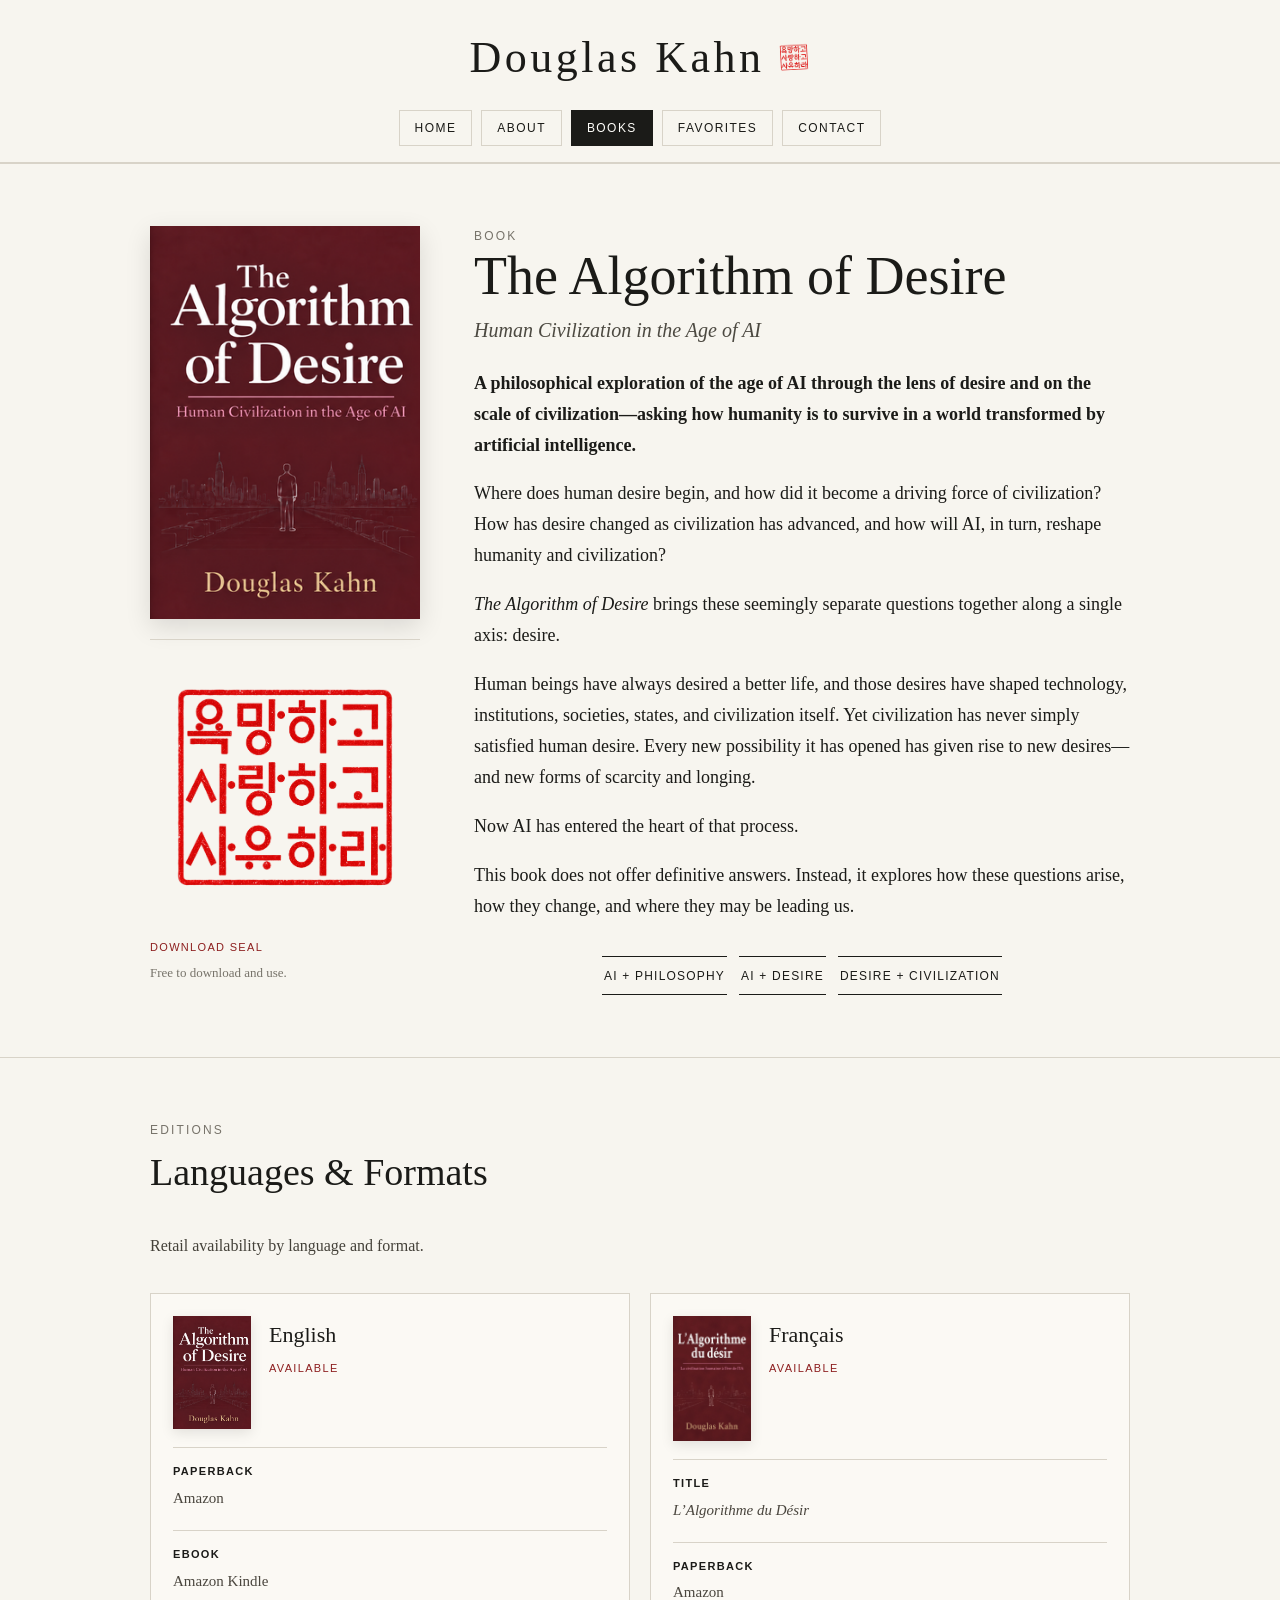
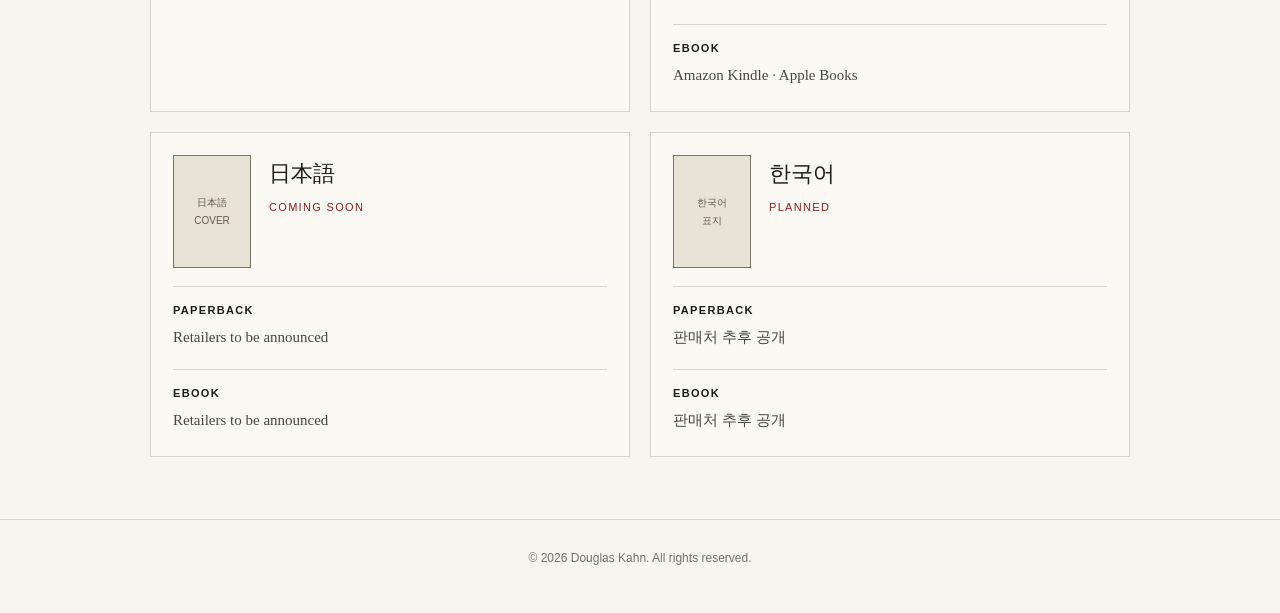
<file: current_site/algorithm-of-desire.html>
<!DOCTYPE html>
<html lang="en"><head><meta charset="utf-8"/><meta content="width=device-width,initial-scale=1" name="viewport"/><title>The Algorithm of Desire — Douglas Kahn</title><meta content="The Algorithm of Desire: Human Civilization in the Age of AI, a philosophical exploration of desire, artificial intelligence, and civilization by Douglas Kahn." name="description"/><meta content="index,follow" name="robots"/><link href="https://douglaskahn.kr/algorithm-of-desire.html" rel="canonical"/><meta content="Douglas Kahn" property="og:site_name"/><meta content="book" property="og:type"/><meta content="The Algorithm of Desire — Douglas Kahn" property="og:title"/><meta content="The Algorithm of Desire: Human Civilization in the Age of AI, a philosophical exploration of desire, artificial intelligence, and civilization by Douglas Kahn." property="og:description"/><meta content="https://douglaskahn.kr/algorithm-of-desire.html" property="og:url"/><meta content="https://douglaskahn.kr/assets/algorithm-of-desire-front.png" property="og:image"/><meta content="summary" name="twitter:card"/><meta content="The Algorithm of Desire — Douglas Kahn" name="twitter:title"/><meta content="The Algorithm of Desire: Human Civilization in the Age of AI, a philosophical exploration of desire, artificial intelligence, and civilization by Douglas Kahn." name="twitter:description"/><meta content="https://douglaskahn.kr/assets/algorithm-of-desire-front.png" name="twitter:image"/><script type="application/ld+json">{"@context":"https://schema.org","@type":"Book","@id":"https://douglaskahn.kr/algorithm-of-desire.html#book","url":"https://douglaskahn.kr/algorithm-of-desire.html","name":"The Algorithm of Desire","alternateName":"The Algorithm of Desire: Human Civilization in the Age of AI","author":{"@type":"Person","@id":"https://douglaskahn.kr/#douglas-kahn","name":"Douglas Kahn","url":"https://douglaskahn.kr/"},"inLanguage":"en","image":"https://douglaskahn.kr/assets/algorithm-of-desire-front.png","description":"A philosophical exploration of the age of AI through the lens of desire and on the scale of civilization."}</script><link href="style.css" rel="stylesheet"/></head><body data-page="books"><header class="site-header"><div class="site-shell header-inner"><div class="brand-row"><a class="brand" href="index.html">Douglas Kahn</a><img alt="Douglas Kahn seal" class="seal-image" src="assets/douglas-kahn-seal.png"/></div><nav aria-label="Primary navigation" class="nav"><a data-page="home" href="index.html">HOME</a><a data-page="about" href="about.html">ABOUT</a><a data-page="books" href="books.html">BOOKS</a><a data-page="favorites" href="favorites.html">FAVORITES</a><a data-page="contact" href="contact.html">CONTACT</a></nav></div></header><main><section class="section"><div class="site-shell book-layout"><div class="book-side"><img alt="The Algorithm of Desire front cover" class="book-cover detail-cover" src="assets/algorithm-of-desire-front.png"/><div class="download-card"><a class="download-link" download="douglas-kahn-seal.png" href="assets/douglas-kahn-seal.png"><img alt="Douglas Kahn seal available for download" class="seal-download-image" src="assets/douglas-kahn-seal.png"/></a><div class="download-caption">Download Seal</div><div class="download-note">Free to download and use.</div></div></div><div class="book-meta"><div class="eyebrow">Book</div><h1>The Algorithm of Desire</h1><p class="subtitle">Human Civilization in the Age of AI</p><div class="prose"><p><strong>A philosophical exploration of the age of AI through the lens of desire and on the scale of civilization—asking how humanity is to survive in a world transformed by artificial intelligence.</strong></p><p>Where does human desire begin, and how did it become a driving force of civilization? How has desire changed as civilization has advanced, and how will AI, in turn, reshape humanity and civilization?</p><p><em>The Algorithm of Desire</em> brings these seemingly separate questions together along a single axis: desire.</p><p>Human beings have always desired a better life, and those desires have shaped technology, institutions, societies, states, and civilization itself. Yet civilization has never simply satisfied human desire. Every new possibility it has opened has given rise to new desires—and new forms of scarcity and longing.</p><p>Now AI has entered the heart of that process.</p><p>This book does not offer definitive answers. Instead, it explores how these questions arise, how they change, and where they may be leading us.</p></div><div class="keywords"><span class="keyword">AI + PHILOSOPHY</span><span class="keyword">AI + DESIRE</span><span class="keyword">DESIRE + CIVILIZATION</span></div></div></div></section><section class="section" id="editions"><div class="site-shell"><div class="eyebrow">Editions</div><h2>Languages &amp; Formats</h2><p class="section-intro">Retail availability by language and format.</p><div class="editions"><article class="edition"><div class="edition-head"><img alt="English edition cover" class="edition-cover-image" src="assets/algorithm-of-desire-front.png"/><div><h3>English</h3><div class="release">Available</div></div></div><div class="format"><strong>Paperback</strong><div class="retailers"><a href="https://www.amazon.com/s?k=The+Algorithm+of+Desire+Douglas+Kahn" rel="noopener noreferrer" target="_blank">Amazon</a></div></div><div class="format"><strong>eBook</strong><div class="retailers"><a href="https://www.amazon.com/s?k=The+Algorithm+of+Desire+Douglas+Kahn&amp;i=digital-text" rel="noopener noreferrer" target="_blank">Amazon Kindle</a></div></div></article><article class="edition"><div class="edition-head"><img alt="French edition cover of L’Algorithme du Désir" class="edition-cover-image" src="assets/algorithm-of-desire-fr-front.jpg"/><div><h3>Français</h3><div class="release">Available</div></div></div><div class="format"><strong>Title</strong><div class="retailers"><em>L’Algorithme du Désir</em></div></div><div class="format"><strong>Paperback</strong><div class="retailers"><a href="https://www.amazon.com/LALGORITHMEDU-D%C3%89SIR-civilisation-humaine-French/dp/B0HK521SNR/qid=1789993478" rel="noopener noreferrer" target="_blank">Amazon</a></div></div><div class="format"><strong>eBook</strong><div class="retailers"><a href="https://www.amazon.com/LALGORITHMEDU-D%C3%89SIR-civilisation-humaine-French/dp/B0HK521SNR/qid=1789993478&amp;i=digital-text" rel="noopener noreferrer" target="_blank">Amazon Kindle</a> · <a href="https://books.apple.com/us/book/id6813171771" rel="noopener noreferrer" target="_blank">Apple Books</a></div></div></article><article class="edition"><div class="edition-head"><div class="edition-cover">日本語<br/>COVER</div><div><h3>日本語</h3><div class="release">Coming Soon</div></div></div><div class="format"><strong>Paperback</strong><div class="retailers">Retailers to be announced</div></div><div class="format"><strong>eBook</strong><div class="retailers">Retailers to be announced</div></div></article><article class="edition"><div class="edition-head"><div class="edition-cover">한국어<br/>표지</div><div><h3>한국어</h3><div class="release">Planned</div></div></div><div class="format"><strong>Paperback</strong><div class="retailers">판매처 추후 공개</div></div><div class="format"><strong>eBook</strong><div class="retailers">판매처 추후 공개</div></div></article></div></div></section></main><footer class="site-footer"><div class="site-shell">© 2026 Douglas Kahn. All rights reserved.</div></footer><script src="script.js"></script></body></html>
</file>
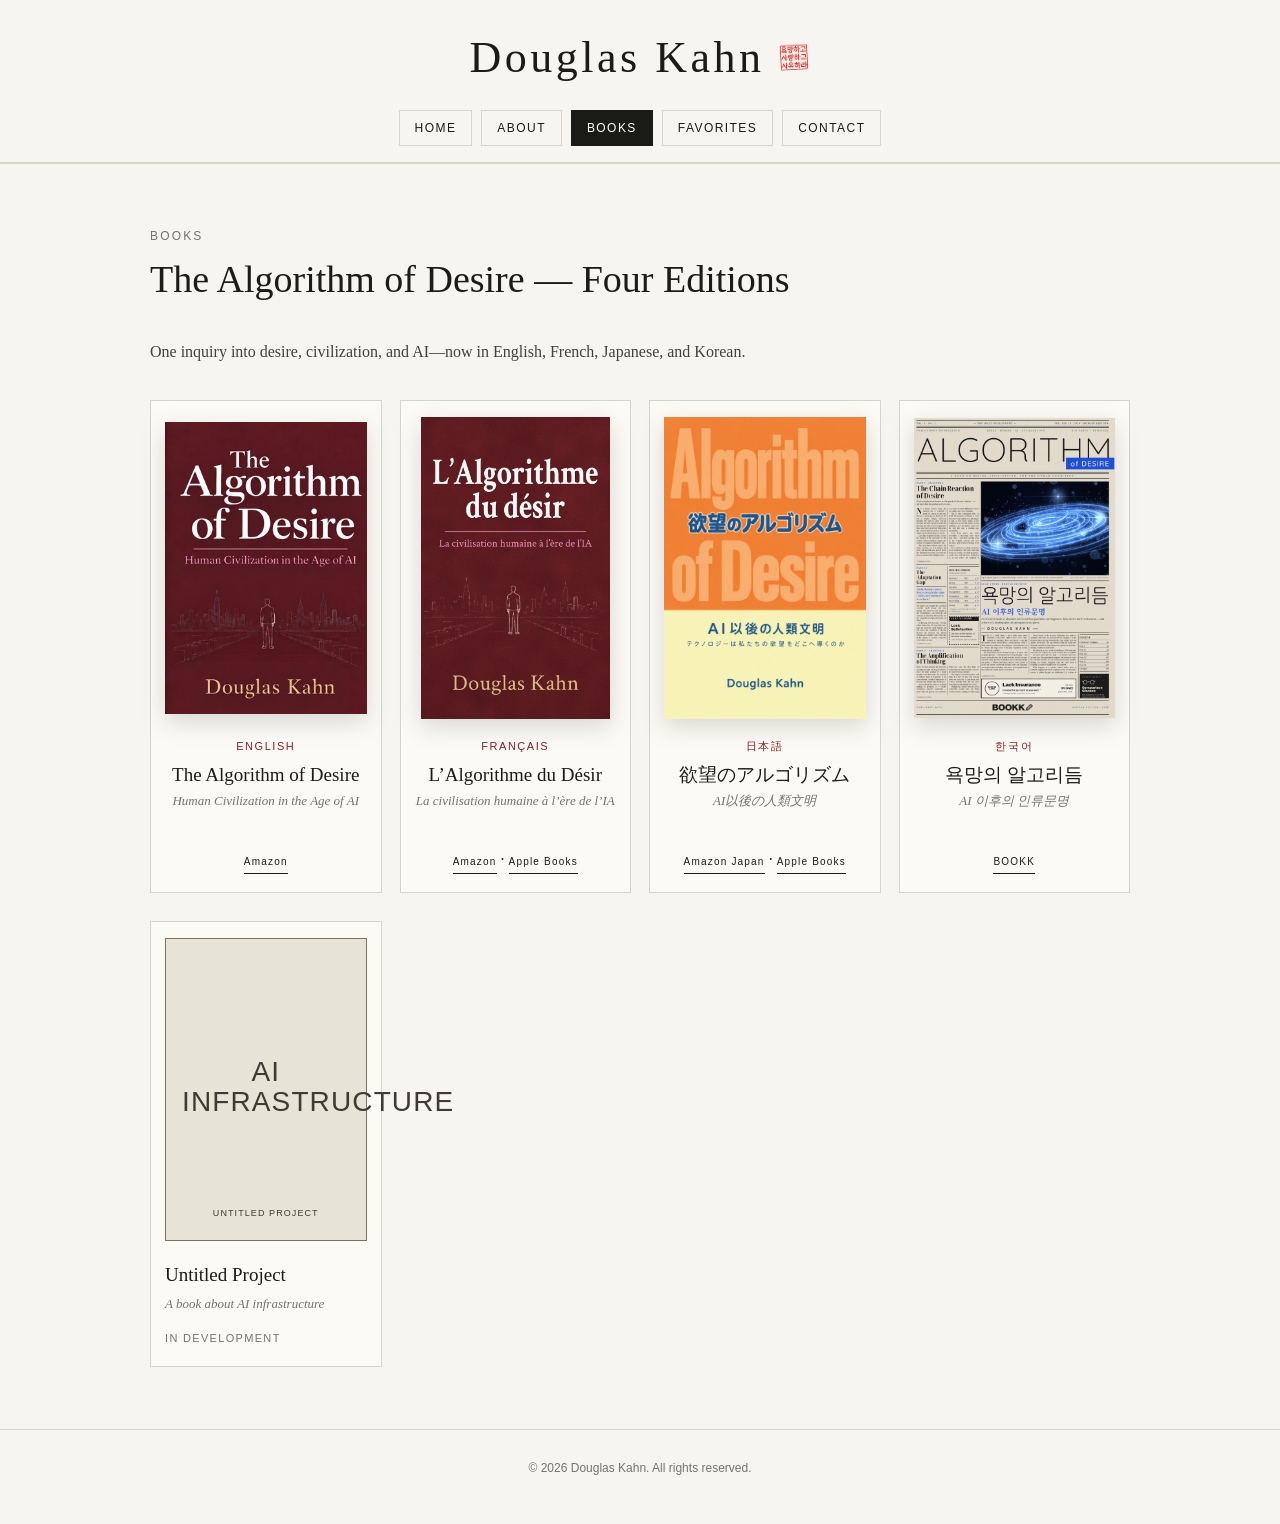
<file: current_site/books.html>
<!DOCTYPE html>
<html lang="en">
<head>
  <meta charset="utf-8"/>
  <meta content="width=device-width,initial-scale=1" name="viewport"/>
  <title>Books — Douglas Kahn</title>
  <meta content="The Algorithm of Desire by Douglas Kahn in English, French, Japanese, and Korean editions." name="description"/>
  <meta content="index,follow" name="robots"/>
  <link href="https://douglaskahn.kr/books.html" rel="canonical"/>
  <meta content="Douglas Kahn" property="og:site_name"/>
  <meta content="website" property="og:type"/>
  <meta content="Books — Douglas Kahn" property="og:title"/>
  <meta content="The Algorithm of Desire in English, French, Japanese, and Korean editions." property="og:description"/>
  <meta content="https://douglaskahn.kr/books.html" property="og:url"/>
  <meta content="https://douglaskahn.kr/assets/algorithm-of-desire-front.png" property="og:image"/>
  <meta content="summary" name="twitter:card"/>
  <meta content="Books — Douglas Kahn" name="twitter:title"/>
  <meta content="The Algorithm of Desire in English, French, Japanese, and Korean editions." name="twitter:description"/>
  <meta content="https://douglaskahn.kr/assets/algorithm-of-desire-front.png" name="twitter:image"/>
  <script type="application/ld+json">
    {
      "@context": "https://schema.org",
      "@type": "WebPage",
      "url": "https://douglaskahn.kr/books.html",
      "name": "Books — Douglas Kahn",
      "description": "The Algorithm of Desire by Douglas Kahn in English, French, Japanese, and Korean editions.",
      "isPartOf": {"@id": "https://douglaskahn.kr/#website"}
    }
  </script>
  <link href="style.css" rel="stylesheet"/>
  <style>
    .edition-gallery {
      display: grid;
      grid-template-columns: repeat(4, minmax(0, 1fr));
      gap: 18px;
      align-items: stretch;
    }

    .language-edition {
      min-width: 0;
      border: 1px solid var(--line);
      padding: 16px 14px 18px;
      background: rgba(255, 254, 250, .6);
      text-align: center;
      display: flex;
      flex-direction: column;
    }

    .edition-main-link {
      display: block;
    }

    .edition-cover-frame {
      width: 100%;
      aspect-ratio: 2 / 3;
      display: flex;
      align-items: center;
      justify-content: center;
    }

    .edition-cover-image-large {
      width: 100%;
      height: 100%;
      object-fit: contain;
      filter: drop-shadow(0 8px 12px rgba(0, 0, 0, .14));
      transition: transform .18s ease;
    }

    .edition-main-link:hover .edition-cover-image-large {
      transform: translateY(-3px);
    }

    .edition-language {
      margin-top: 18px;
      font-family: Arial, sans-serif;
      font-size: 11px;
      letter-spacing: .14em;
      text-transform: uppercase;
      color: var(--accent);
    }

    .language-edition h3 {
      margin: 7px 0 4px;
      font-size: 19px;
      line-height: 1.25;
      font-weight: 500;
    }

    .edition-subtitle {
      margin: 0;
      min-height: 3.2em;
      color: var(--muted);
      font-size: 13px;
      line-height: 1.6;
      font-style: italic;
    }

    .edition-retailer {
      margin-top: auto;
      padding-top: 14px;
    }

    .edition-retailer a {
      display: inline-block;
      font-family: Arial, sans-serif;
      font-size: 10px;
      letter-spacing: .12em;
      border-bottom: 1px solid var(--ink);
      padding-bottom: 3px;
    }

    .future-project-grid {
      display: grid;
      grid-template-columns: repeat(4, minmax(0, 1fr));
      gap: 18px;
      margin-top: 28px;
    }

    .future-project-grid .book-card {
      padding: 16px 14px 18px;
    }

    .future-project-grid .cover-placeholder {
      width: 100%;
      aspect-ratio: 2 / 3;
      border: 1px solid #777268;
      background: #e8e3d7;
      padding: 28px 16px 18px;
      display: flex;
      flex-direction: column;
      justify-content: space-between;
      text-align: center;
      font-family: Arial, sans-serif;
      color: #3f3b34;
    }

    .future-project-grid .cover-title {
      margin: auto 0;
      font-size: clamp(20px, 2.3vw, 28px);
      line-height: 1.08;
      letter-spacing: .04em;
    }

    .future-project-grid .cover-author {
      font-size: 9px;
      letter-spacing: .12em;
    }

    .future-project-grid .book-card h3 {
      font-size: 19px;
    }

    .future-project-grid .book-card .subtitle {
      font-size: 13px;
      line-height: 1.6;
    }

    @media (max-width: 720px) {
      .edition-gallery,
      .future-project-grid {
        grid-template-columns: repeat(2, minmax(0, 1fr));
        gap: 14px;
      }

      .language-edition {
        padding: 12px 10px 15px;
      }

      .edition-language {
        margin-top: 13px;
      }

      .language-edition h3 {
        font-size: 17px;
      }

      .edition-subtitle {
        font-size: 12px;
      }
    }
  </style>
</head>
<body data-page="books">
  <header class="site-header">
    <div class="site-shell header-inner">
      <div class="brand-row">
        <a class="brand" href="index.html">Douglas Kahn</a>
        <img alt="Douglas Kahn seal" class="seal-image" src="assets/douglas-kahn-seal.png"/>
      </div>
      <nav aria-label="Primary navigation" class="nav">
        <a data-page="home" href="index.html">HOME</a>
        <a data-page="about" href="about.html">ABOUT</a>
        <a data-page="books" href="books.html">BOOKS</a>
        <a data-page="favorites" href="favorites.html">FAVORITES</a>
        <a data-page="contact" href="contact.html">CONTACT</a>
      </nav>
    </div>
  </header>

  <main>
    <section class="section">
      <div class="site-shell">
        <div class="eyebrow">Books</div>
        <h2>The Algorithm of Desire — Four Editions</h2>
        <p class="section-intro">One inquiry into desire, civilization, and AI—now in English, French, Japanese, and Korean.</p>

        <div class="edition-gallery">
          <article class="language-edition">
            <a class="edition-main-link" href="algorithm-of-desire.html">
              <div class="edition-cover-frame">
                <img alt="English edition cover of The Algorithm of Desire" class="edition-cover-image-large" src="assets/algorithm-of-desire-front.png"/>
              </div>
              <div class="edition-language">English</div>
              <h3>The Algorithm of Desire</h3>
              <p class="edition-subtitle">Human Civilization in the Age of AI</p>
            </a>
            <div class="edition-retailer">
              <a href="https://www.amazon.com/s?k=The+Algorithm+of+Desire+Douglas+Kahn" rel="noopener noreferrer" target="_blank">Amazon</a>
            </div>
          </article>

          <article class="language-edition">
            <a class="edition-main-link" href="algorithm-of-desire.html#editions">
              <div class="edition-cover-frame">
                <img alt="French edition cover of L’Algorithme du Désir" class="edition-cover-image-large" loading="lazy" src="assets/algorithm-of-desire-fr-front.jpg"/>
              </div>
              <div class="edition-language">Français</div>
              <h3>L’Algorithme du Désir</h3>
              <p class="edition-subtitle">La civilisation humaine à l’ère de l’IA</p>
            </a>
            <div class="edition-retailer">
              <a href="https://www.amazon.com/dp/B0HK521SNR" rel="noopener noreferrer" target="_blank">Amazon</a> · <a href="https://books.apple.com/us/book/id6813171771" rel="noopener noreferrer" target="_blank">Apple Books</a>
            </div>
          </article>

          <article class="language-edition">
            <a class="edition-main-link" href="https://www.amazon.co.jp/dp/B0HKRV5CX5" rel="noopener noreferrer" target="_blank">
              <div class="edition-cover-frame">
                <img alt="Japanese edition cover of The Algorithm of Desire" class="edition-cover-image-large" loading="lazy" src="assets/algorithm-of-desire-jp-front.png"/>
              </div>
              <div class="edition-language">日本語</div>
              <h3>欲望のアルゴリズム</h3>
              <p class="edition-subtitle">AI以後の人類文明</p>
            </a>
            <div class="edition-retailer">
              <a href="https://www.amazon.co.jp/dp/B0HKRV5CX5" rel="noopener noreferrer" target="_blank">Amazon Japan</a> · <a href="https://books.apple.com/us/book/id6815166559" rel="noopener noreferrer" target="_blank">Apple Books</a>
            </div>
          </article>

          <article class="language-edition">
            <a class="edition-main-link" href="https://bookk.co.kr/bookStore/6abbe52b348ae0560eb2be5f" rel="noopener noreferrer" target="_blank">
              <div class="edition-cover-frame">
                <img alt="《욕망의 알고리듬》 한국어판 표지" class="edition-cover-image-large" loading="lazy" src="assets/algorithm-of-desire-ko-front.png"/>
              </div>
              <div class="edition-language">한국어</div>
              <h3>욕망의 알고리듬</h3>
              <p class="edition-subtitle">AI 이후의 인류문명</p>
            </a>
            <div class="edition-retailer">
              <a href="https://bookk.co.kr/bookStore/6abbe52b348ae0560eb2be5f" rel="noopener noreferrer" target="_blank">BOOKK</a>
            </div>
          </article>
        </div>

        <div class="future-project-grid">
          <article class="book-card">
            <div class="cover-placeholder future">
              <div class="cover-title">AI<br/>INFRASTRUCTURE</div>
              <div class="cover-author">UNTITLED PROJECT</div>
            </div>
            <h3>Untitled Project</h3>
            <p class="subtitle">A book about AI infrastructure</p>
            <div class="status">In Development</div>
          </article>
        </div>
      </div>
    </section>
  </main>

  <footer class="site-footer">
    <div class="site-shell">© 2026 Douglas Kahn. All rights reserved.</div>
  </footer>
  <script src="script.js"></script>
</body>
</html>
</file>
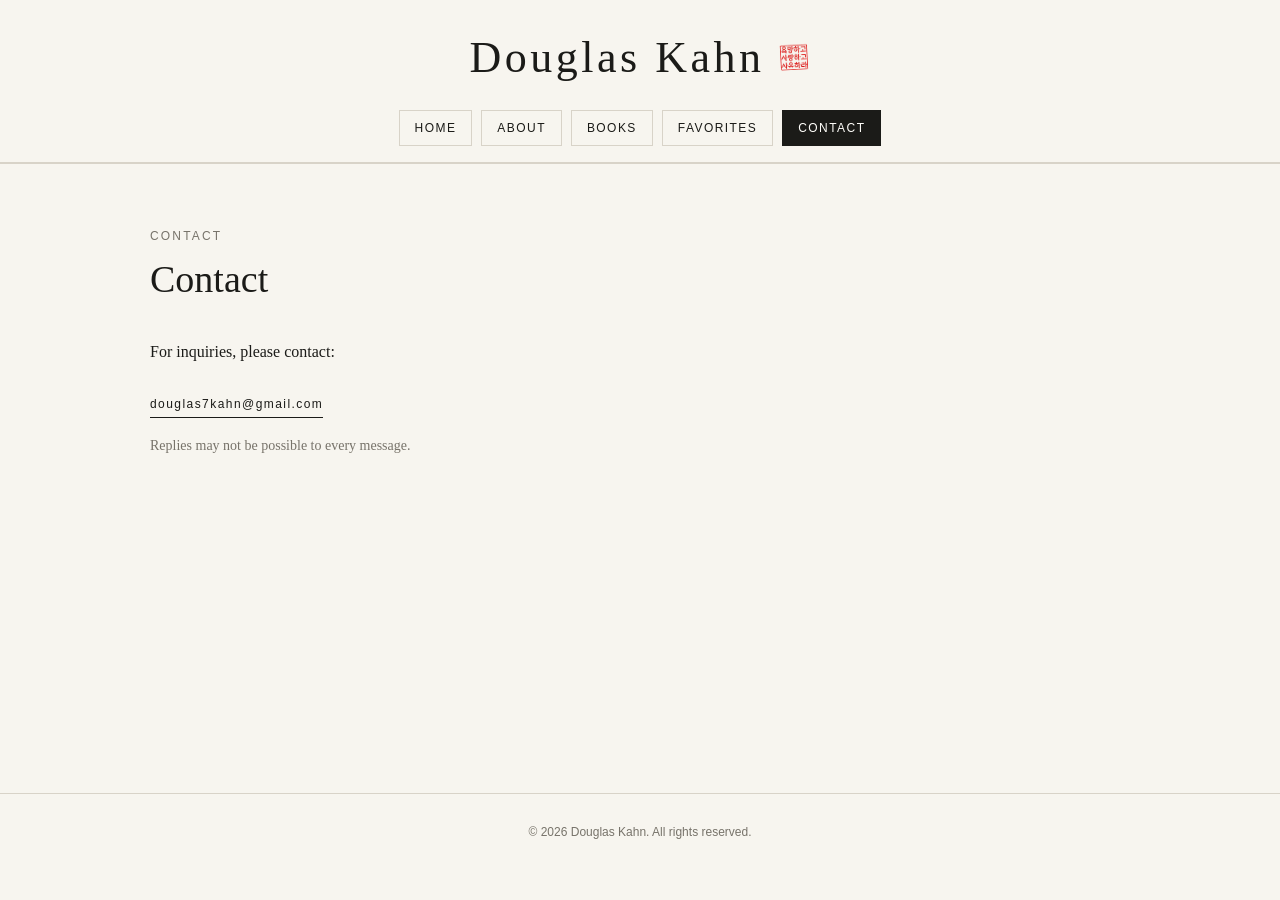
<file: current_site/contact.html>
<!DOCTYPE html>
<html lang="en"><head><meta charset="utf-8"/><meta content="width=device-width,initial-scale=1" name="viewport"/><title>Contact — Douglas Kahn</title><meta content="Contact Douglas Kahn through his official author website." name="description"/><meta content="index,follow" name="robots"/><link href="https://douglaskahn.kr/contact.html" rel="canonical"/><meta content="Douglas Kahn" property="og:site_name"/><meta content="website" property="og:type"/><meta content="Contact — Douglas Kahn" property="og:title"/><meta content="Contact Douglas Kahn through his official author website." property="og:description"/><meta content="https://douglaskahn.kr/contact.html" property="og:url"/><meta content="https://douglaskahn.kr/assets/douglas-kahn-seal.png" property="og:image"/><meta content="summary" name="twitter:card"/><meta content="Contact — Douglas Kahn" name="twitter:title"/><meta content="Contact Douglas Kahn through his official author website." name="twitter:description"/><meta content="https://douglaskahn.kr/assets/douglas-kahn-seal.png" name="twitter:image"/><script type="application/ld+json">{"@context":"https://schema.org","@type":"WebPage","url":"https://douglaskahn.kr/contact.html","name":"Contact — Douglas Kahn","description":"Contact Douglas Kahn through his official author website.","isPartOf":{"@id":"https://douglaskahn.kr/#website"}}</script><link href="style.css" rel="stylesheet"/></head><body data-page="contact"><header class="site-header"><div class="site-shell header-inner"><div class="brand-row"><a class="brand" href="index.html">Douglas Kahn</a><img alt="Douglas Kahn seal" class="seal-image" src="assets/douglas-kahn-seal.png"/></div><nav aria-label="Primary navigation" class="nav"><a data-page="home" href="index.html">HOME</a><a data-page="about" href="about.html">ABOUT</a><a data-page="books" href="books.html">BOOKS</a><a data-page="favorites" href="favorites.html">FAVORITES</a><a data-page="contact" href="contact.html">CONTACT</a></nav></div></header><main>
<section class="section">
<div class="site-shell">
<div class="eyebrow">Contact</div>
<h2>Contact</h2>
<div class="about-box">
<p>For inquiries, please contact:</p>
<p><a class="text-link" href="mailto:douglas7kahn@gmail.com">douglas7kahn@gmail.com</a></p>
<p class="note">Replies may not be possible to every message.</p>
</div>
</div>
</section>
</main><footer class="site-footer"><div class="site-shell">© 2026 Douglas Kahn. All rights reserved.</div></footer><script src="script.js"></script></body></html>
</file>
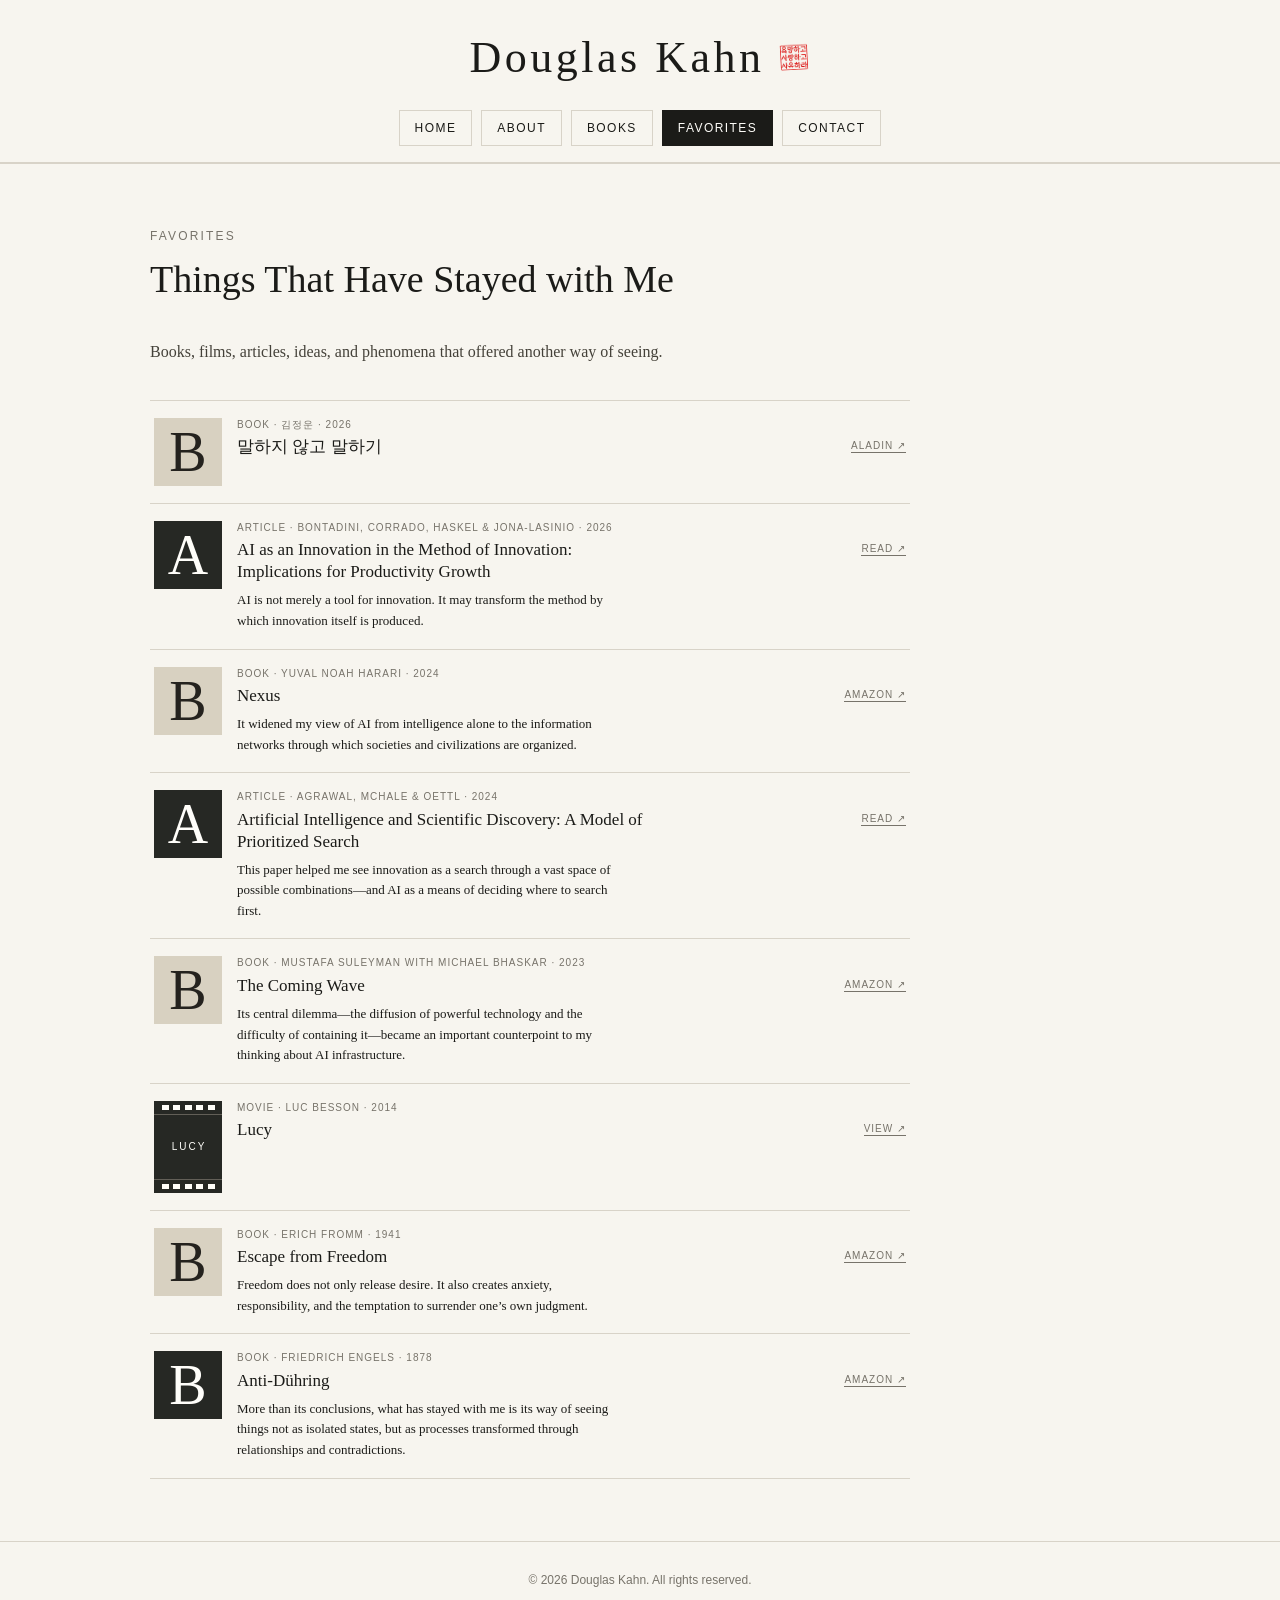
<file: current_site/favorites.html>
<!DOCTYPE html>
<html lang="en">
<head>
  <meta charset="utf-8"/>
  <meta content="width=device-width,initial-scale=1" name="viewport"/>
  <title>Favorites — Douglas Kahn</title>
  <meta content="Books, films, articles, and ideas that have stayed with Douglas Kahn and offered another way of seeing." name="description"/>
  <meta content="index,follow" name="robots"/>
  <link href="https://douglaskahn.kr/favorites.html" rel="canonical"/>
  <meta content="Douglas Kahn" property="og:site_name"/>
  <meta content="website" property="og:type"/>
  <meta content="Favorites — Douglas Kahn" property="og:title"/>
  <meta content="Books, films, articles, and ideas that have stayed with Douglas Kahn and offered another way of seeing." property="og:description"/>
  <meta content="https://douglaskahn.kr/favorites.html" property="og:url"/>
  <meta content="summary" name="twitter:card"/>
  <link href="style.css" rel="stylesheet"/>
</head>
<body data-page="favorites">
  <header class="site-header"><div class="site-shell header-inner">
    <div class="brand-row"><a class="brand" href="index.html">Douglas Kahn</a><img alt="Douglas Kahn seal" class="seal-image" src="assets/douglas-kahn-seal.png"/></div>
    <nav aria-label="Primary navigation" class="nav"><a data-page="home" href="index.html">HOME</a><a data-page="about" href="about.html">ABOUT</a><a data-page="books" href="books.html">BOOKS</a><a data-page="favorites" href="favorites.html">FAVORITES</a><a data-page="contact" href="contact.html">CONTACT</a></nav>
  </div></header>

  <main><section class="section"><div class="site-shell">
    <div class="eyebrow">Favorites</div>
    <h2>Things That Have Stayed with Me</h2>
    <p class="favorites-intro">Books, films, articles, ideas, and phenomena that offered another way of seeing.</p>

    <div class="favorites-list">
      <article class="favorite-entry">
        <div class="favorite-thumb light" aria-label="Book thumbnail">B</div>
        <div><div class="favorite-meta">Book · 김정운 · 2026</div><div class="favorite-title-row"><h3 class="favorite-title" lang="ko">말하지 않고 말하기</h3><a class="favorite-link" href="https://www.aladin.co.kr/shop/wproduct.aspx?ItemId=391826086" rel="noopener noreferrer" target="_blank">ALADIN ↗</a></div></div>
      </article>

      <article class="favorite-entry">
        <div class="favorite-thumb" aria-label="Article thumbnail">A</div>
        <div><div class="favorite-meta">Article · Bontadini, Corrado, Haskel &amp; Jona-Lasinio · 2026</div><div class="favorite-title-row"><h3 class="favorite-title">AI as an Innovation in the Method of Innovation: Implications for Productivity Growth</h3><a class="favorite-link" href="https://doi.org/10.1257/pandp.20261036" rel="noopener noreferrer" target="_blank">READ ↗</a></div><p class="favorite-comment">AI is not merely a tool for innovation. It may transform the method by which innovation itself is produced.</p></div>
      </article>

      <article class="favorite-entry">
        <div class="favorite-thumb light" aria-label="Book thumbnail">B</div>
        <div><div class="favorite-meta">Book · Yuval Noah Harari · 2024</div><div class="favorite-title-row"><h3 class="favorite-title">Nexus</h3><a class="favorite-link" href="https://www.amazon.com/dp/059373422X" rel="noopener noreferrer" target="_blank">AMAZON ↗</a></div><p class="favorite-comment">It widened my view of AI from intelligence alone to the information networks through which societies and civilizations are organized.</p></div>
      </article>

      <article class="favorite-entry">
        <div class="favorite-thumb" aria-label="Article thumbnail">A</div>
        <div><div class="favorite-meta">Article · Agrawal, McHale &amp; Oettl · 2024</div><div class="favorite-title-row"><h3 class="favorite-title">Artificial Intelligence and Scientific Discovery: A Model of Prioritized Search</h3><a class="favorite-link" href="https://doi.org/10.1016/j.respol.2024.104989" rel="noopener noreferrer" target="_blank">READ ↗</a></div><p class="favorite-comment">This paper helped me see innovation as a search through a vast space of possible combinations—and AI as a means of deciding where to search first.</p></div>
      </article>

      <article class="favorite-entry">
        <div class="favorite-thumb light" aria-label="Book thumbnail">B</div>
        <div><div class="favorite-meta">Book · Mustafa Suleyman with Michael Bhaskar · 2023</div><div class="favorite-title-row"><h3 class="favorite-title">The Coming Wave</h3><a class="favorite-link" href="https://www.amazon.com/dp/0593593952" rel="noopener noreferrer" target="_blank">AMAZON ↗</a></div><p class="favorite-comment">Its central dilemma—the diffusion of powerful technology and the difficulty of containing it—became an important counterpoint to my thinking about AI infrastructure.</p></div>
      </article>

      <article class="favorite-entry">
        <div class="favorite-film" role="img" aria-label="Film-strip thumbnail labeled Lucy">
          <span class="film-holes" aria-hidden="true"><i></i><i></i><i></i><i></i><i></i></span>
          <span class="film-title">LUCY</span>
          <span class="film-holes" aria-hidden="true"><i></i><i></i><i></i><i></i><i></i></span>
        </div>
        <div><div class="favorite-meta">Movie · Luc Besson · 2014</div><div class="favorite-title-row"><h3 class="favorite-title">Lucy</h3><a class="favorite-link" href="https://www.imdb.com/title/tt2872732/" rel="noopener noreferrer" target="_blank">VIEW ↗</a></div></div>
      </article>

      <article class="favorite-entry">
        <div class="favorite-thumb light" aria-label="Book thumbnail">B</div>
        <div><div class="favorite-meta">Book · Erich Fromm · 1941</div><div class="favorite-title-row"><h3 class="favorite-title">Escape from Freedom</h3><a class="favorite-link" href="https://www.amazon.com/s?k=Escape+from+Freedom+Erich+Fromm" rel="noopener noreferrer" target="_blank">AMAZON ↗</a></div><p class="favorite-comment">Freedom does not only release desire. It also creates anxiety, responsibility, and the temptation to surrender one’s own judgment.</p></div>
      </article>

      <article class="favorite-entry">
        <div class="favorite-thumb" aria-label="Book thumbnail">B</div>
        <div><div class="favorite-meta">Book · Friedrich Engels · 1878</div><div class="favorite-title-row"><h3 class="favorite-title">Anti-Dühring</h3><a class="favorite-link" href="https://www.amazon.com/dp/1900007762" rel="noopener noreferrer" target="_blank">AMAZON ↗</a></div><p class="favorite-comment">More than its conclusions, what has stayed with me is its way of seeing things not as isolated states, but as processes transformed through relationships and contradictions.</p></div>
      </article>
    </div>
  </div></section></main>

  <footer class="site-footer"><div class="site-shell">© 2026 Douglas Kahn. All rights reserved.</div></footer>
  <script src="script.js"></script>
</body>
</html>
</file>
<file: style.css>
:root{--bg:#f7f5ef;--paper:#fffefa;--ink:#1b1b18;--muted:#77736a;--line:#d8d3c8;--accent:#8d1f1f;--max:980px}
*{box-sizing:border-box}
html{scroll-behavior:smooth}
body{margin:0;background:var(--bg);color:var(--ink);font-family:Georgia,"Times New Roman",serif;line-height:1.72}
a{color:inherit;text-decoration:none}
img{max-width:100%;display:block}
.site-shell{width:min(calc(100% - 32px),var(--max));margin:0 auto}
.site-header{position:sticky;top:0;z-index:20;background:rgba(247,245,239,.96);backdrop-filter:blur(8px);border-bottom:1px solid var(--line)}
.header-inner{padding:20px 0 16px}
.brand-row{display:flex;align-items:center;justify-content:center;gap:12px}
.brand{font-size:clamp(28px,4vw,44px);letter-spacing:.08em;font-weight:500;text-align:center}
.seal-image{width:34px;height:34px;object-fit:contain;display:block;flex:0 0 auto;transform:rotate(-3deg)}
.nav{margin-top:14px;display:flex;justify-content:center;flex-wrap:wrap;gap:9px}
.nav a{border:1px solid var(--line);padding:7px 15px;font-family:Arial,sans-serif;font-size:12px;letter-spacing:.12em}
.nav a:hover,.nav a.active{border-color:var(--ink);background:var(--ink);color:var(--paper)}
main{min-height:70vh}
.hero{padding:88px 0 72px;text-align:center}
.eyebrow{font-family:Arial,sans-serif;font-size:12px;letter-spacing:.18em;text-transform:uppercase;color:var(--muted)}
.hero h1{max-width:760px;margin:18px auto 22px;font-size:clamp(34px,5vw,62px);line-height:1.12;font-weight:500}
.hero p{max-width:760px;margin:0 auto;font-size:clamp(18px,2vw,23px);color:#38362f}
.keywords{margin-top:34px;display:flex;justify-content:center;flex-wrap:wrap;gap:12px;font-family:Arial,sans-serif;font-size:12px;letter-spacing:.1em}
.keyword{border-top:1px solid var(--ink);border-bottom:1px solid var(--ink);padding:9px 2px 7px}
.section{padding:62px 0;border-top:1px solid var(--line)}
.section h2{margin:0 0 26px;font-size:clamp(26px,3vw,38px);font-weight:500}
.section-intro{max-width:760px;color:#444139;margin-bottom:34px}
.text-link{display:inline-block;margin-top:12px;font-family:Arial,sans-serif;font-size:12px;letter-spacing:.12em;border-bottom:1px solid var(--ink);padding-bottom:3px}
.book-grid{display:grid;grid-template-columns:repeat(2,minmax(0,1fr));gap:28px}
.book-card{border:1px solid var(--line);padding:26px;background:rgba(255,254,250,.6)}
.book-card h3{margin:18px 0 3px;font-size:24px;font-weight:500}
.book-card .subtitle{margin:0;color:var(--muted);font-style:italic}
.book-cover{width:100%;max-width:250px;height:auto;display:block;box-shadow:0 8px 24px rgba(0,0,0,.12)}
.detail-cover{max-width:270px}
.status{margin-top:14px;font-family:Arial,sans-serif;font-size:11px;letter-spacing:.12em;color:var(--muted);text-transform:uppercase}
.book-layout{display:grid;grid-template-columns:270px minmax(0,1fr);gap:54px;align-items:start}
.book-side{width:100%}
.book-side .detail-cover{margin:0 0 20px}
.download-card{max-width:270px;border-top:1px solid var(--line);padding-top:18px}
.download-link{display:block}
.download-link:hover .seal-download-image{transform:scale(1.01)}
.seal-download-image{width:100%;height:auto;transition:transform .18s ease}
.download-caption{margin-top:10px;font-family:Arial,sans-serif;font-size:11px;letter-spacing:.12em;text-transform:uppercase;color:var(--accent)}
.download-note{margin-top:6px;font-size:13px;line-height:1.55;color:var(--muted)}
.book-meta h1{margin:0;font-size:clamp(34px,5vw,54px);line-height:1.08;font-weight:500}
.book-meta .subtitle{margin:8px 0 20px;font-size:20px;font-style:italic;color:#4c4941}
.prose{max-width:720px;font-size:18px}
.prose p{margin:0 0 18px}
.editions{display:grid;grid-template-columns:repeat(2,minmax(0,1fr));gap:20px}
.edition{border:1px solid var(--line);background:rgba(255,254,250,.55);padding:22px}
.edition-head{display:flex;gap:18px;align-items:flex-start}
.edition-cover-image{width:78px;height:auto;display:block;box-shadow:0 4px 12px rgba(0,0,0,.10)}
.edition-cover{width:78px;aspect-ratio:5.5/8;border:1px solid #777268;background:#e8e3d7;display:grid;place-items:center;text-align:center;font-family:Arial,sans-serif;font-size:10px;color:#5f5a50;padding:8px}
.edition h3{margin:0 0 5px;font-size:22px;font-weight:500}
.release{font-family:Arial,sans-serif;font-size:11px;text-transform:uppercase;letter-spacing:.12em;color:var(--accent)}
.format{margin-top:18px;padding-top:14px;border-top:1px solid var(--line)}
.format strong{display:block;font-family:Arial,sans-serif;font-size:11px;letter-spacing:.12em;text-transform:uppercase;margin-bottom:5px}
.retailers{color:#4a463e;font-size:15px}

.about-layout{display:grid;grid-template-columns:280px minmax(0,1fr);gap:46px;align-items:start}
.about-figure{margin:0}
.about-image{width:100%;height:auto;display:block}
.about-copy{max-width:660px;font-size:18px}
.about-copy p{margin:0 0 18px}
.about-quote{margin:4px 0 22px;font-size:24px;line-height:1.35}
.about-signoff{margin-top:28px;font-size:17px}
.about-signoff span{display:inline-block;margin-top:6px;font-size:13px;letter-spacing:.06em;color:var(--muted);font-style:italic}
.contact-options{display:grid;grid-template-columns:1fr 1fr;gap:22px}
.contact-box{border:1px solid var(--line);padding:24px;background:rgba(255,254,250,.55)}
.contact-box h3{margin-top:0}
.note{color:var(--muted);font-size:14px}
.site-footer{border-top:1px solid var(--line);padding:28px 0 45px;color:var(--muted);font-family:Arial,sans-serif;font-size:12px;text-align:center}
.favorites-intro{max-width:690px;margin:0 0 34px;color:#444139}
.favorites-title{margin-bottom:28px}
.favorites-list{max-width:760px;border-top:1px solid var(--line)}
.favorite-entry{display:grid;grid-template-columns:68px minmax(0,1fr);gap:15px;padding:17px 4px;border-bottom:1px solid var(--line)}
.favorite-thumb{width:68px;aspect-ratio:1;display:grid;place-items:center;background:#262824;color:var(--paper);font-size:56px;line-height:1;font-weight:500}
.favorite-thumb.light{background:#d8d1c1;color:#24221e}
.favorite-cover{width:68px;height:68px;display:block;object-fit:contain;background:#e8e4da}
.favorite-film{width:68px;height:68px;display:grid;grid-template-rows:12px minmax(0,1fr) 12px;overflow:hidden;background:#262824;color:var(--paper)}
.film-holes{display:flex;align-items:center;justify-content:space-evenly;padding:0 3px}
.film-holes i{display:block;width:7px;height:5px;background:var(--paper)}
.film-title{display:grid;place-items:center;border-top:1px solid #625f57;border-bottom:1px solid #625f57;font-family:Arial,sans-serif;font-size:10px;line-height:1;letter-spacing:.2em;padding-left:.2em}
.favorite-meta{margin-bottom:5px;color:var(--muted);font-family:Arial,sans-serif;font-size:10px;line-height:1.35;letter-spacing:.1em;text-transform:uppercase}
.favorite-title-row{display:flex;align-items:flex-start;justify-content:space-between;gap:12px}
.favorite-title{margin:0;max-width:49ch;font-size:17px;line-height:1.3;font-weight:500}
.favorite-link{flex:0 0 auto;padding-top:3px;border-bottom:1px solid var(--muted);color:var(--muted);font-family:Arial,sans-serif;font-size:10px;line-height:1.3;letter-spacing:.1em}
.favorite-comment{max-width:60ch;margin:7px 0 0;font-size:13px;line-height:1.58}
@media(max-width:720px){
  .site-shell{width:min(calc(100% - 22px),var(--max))}
  .header-inner{padding:14px 0 12px}
  .brand{font-size:27px}
  .seal-image{width:29px;height:29px}
  .nav{gap:6px;margin-top:11px}
  .nav a{padding:6px 10px;font-size:10px}
  .hero{padding:58px 0 48px}
  .book-grid,.editions,.contact-options,.about-layout{grid-template-columns:1fr}
  .book-layout{grid-template-columns:1fr;gap:30px}
  .book-cover{max-width:220px}
  .detail-cover{max-width:240px}
  .download-card{max-width:240px}
  .about-layout{gap:26px}
  .about-image{max-width:280px;margin:0 auto}
  .about-copy{font-size:17px}
  .about-quote{font-size:22px}
  .favorite-entry{grid-template-columns:56px minmax(0,1fr);gap:11px;padding:14px 2px}
  .favorite-thumb{width:56px;font-size:46px}
  .favorite-cover,.favorite-film{width:56px;height:56px}
  .film-holes i{width:6px;height:4px}
  .favorite-title-row{display:block}
  .favorite-title{font-size:15px}
  .favorite-link{display:inline-block;margin-top:5px}
  .favorite-comment{font-size:12px}
}
</file>
<file: current_site/style.css>
:root{--bg:#f7f5ef;--paper:#fffefa;--ink:#1b1b18;--muted:#77736a;--line:#d8d3c8;--accent:#8d1f1f;--max:980px}
*{box-sizing:border-box}
html{scroll-behavior:smooth}
body{margin:0;background:var(--bg);color:var(--ink);font-family:Georgia,"Times New Roman",serif;line-height:1.72}
a{color:inherit;text-decoration:none}
img{max-width:100%;display:block}
.site-shell{width:min(calc(100% - 32px),var(--max));margin:0 auto}
.site-header{position:sticky;top:0;z-index:20;background:rgba(247,245,239,.96);backdrop-filter:blur(8px);border-bottom:1px solid var(--line)}
.header-inner{padding:20px 0 16px}
.brand-row{display:flex;align-items:center;justify-content:center;gap:12px}
.brand{font-size:clamp(28px,4vw,44px);letter-spacing:.08em;font-weight:500;text-align:center}
.seal-image{width:34px;height:34px;object-fit:contain;display:block;flex:0 0 auto;transform:rotate(-3deg)}
.nav{margin-top:14px;display:flex;justify-content:center;flex-wrap:wrap;gap:9px}
.nav a{border:1px solid var(--line);padding:7px 15px;font-family:Arial,sans-serif;font-size:12px;letter-spacing:.12em}
.nav a:hover,.nav a.active{border-color:var(--ink);background:var(--ink);color:var(--paper)}
main{min-height:70vh}
.hero{padding:88px 0 72px;text-align:center}
.eyebrow{font-family:Arial,sans-serif;font-size:12px;letter-spacing:.18em;text-transform:uppercase;color:var(--muted)}
.hero h1{max-width:760px;margin:18px auto 22px;font-size:clamp(34px,5vw,62px);line-height:1.12;font-weight:500}
.hero p{max-width:760px;margin:0 auto;font-size:clamp(18px,2vw,23px);color:#38362f}
.keywords{margin-top:34px;display:flex;justify-content:center;flex-wrap:wrap;gap:12px;font-family:Arial,sans-serif;font-size:12px;letter-spacing:.1em}
.keyword{border-top:1px solid var(--ink);border-bottom:1px solid var(--ink);padding:9px 2px 7px}
.section{padding:62px 0;border-top:1px solid var(--line)}
.section h2{margin:0 0 26px;font-size:clamp(26px,3vw,38px);font-weight:500}
.section-intro{max-width:760px;color:#444139;margin-bottom:34px}
.text-link{display:inline-block;margin-top:12px;font-family:Arial,sans-serif;font-size:12px;letter-spacing:.12em;border-bottom:1px solid var(--ink);padding-bottom:3px}
.book-grid{display:grid;grid-template-columns:repeat(2,minmax(0,1fr));gap:28px}
.book-card{border:1px solid var(--line);padding:26px;background:rgba(255,254,250,.6)}
.book-card h3{margin:18px 0 3px;font-size:24px;font-weight:500}
.book-card .subtitle{margin:0;color:var(--muted);font-style:italic}
.book-cover{width:100%;max-width:250px;height:auto;display:block;box-shadow:0 8px 24px rgba(0,0,0,.12)}
.detail-cover{max-width:270px}
.status{margin-top:14px;font-family:Arial,sans-serif;font-size:11px;letter-spacing:.12em;color:var(--muted);text-transform:uppercase}
.book-layout{display:grid;grid-template-columns:270px minmax(0,1fr);gap:54px;align-items:start}
.book-side{width:100%}
.book-side .detail-cover{margin:0 0 20px}
.download-card{max-width:270px;border-top:1px solid var(--line);padding-top:18px}
.download-link{display:block}
.download-link:hover .seal-download-image{transform:scale(1.01)}
.seal-download-image{width:100%;height:auto;transition:transform .18s ease}
.download-caption{margin-top:10px;font-family:Arial,sans-serif;font-size:11px;letter-spacing:.12em;text-transform:uppercase;color:var(--accent)}
.download-note{margin-top:6px;font-size:13px;line-height:1.55;color:var(--muted)}
.book-meta h1{margin:0;font-size:clamp(34px,5vw,54px);line-height:1.08;font-weight:500}
.book-meta .subtitle{margin:8px 0 20px;font-size:20px;font-style:italic;color:#4c4941}
.prose{max-width:720px;font-size:18px}
.prose p{margin:0 0 18px}
.editions{display:grid;grid-template-columns:repeat(2,minmax(0,1fr));gap:20px}
.edition{border:1px solid var(--line);background:rgba(255,254,250,.55);padding:22px}
.edition-head{display:flex;gap:18px;align-items:flex-start}
.edition-cover-image{width:78px;height:auto;display:block;box-shadow:0 4px 12px rgba(0,0,0,.10)}
.edition-cover{width:78px;aspect-ratio:5.5/8;border:1px solid #777268;background:#e8e3d7;display:grid;place-items:center;text-align:center;font-family:Arial,sans-serif;font-size:10px;color:#5f5a50;padding:8px}
.edition h3{margin:0 0 5px;font-size:22px;font-weight:500}
.release{font-family:Arial,sans-serif;font-size:11px;text-transform:uppercase;letter-spacing:.12em;color:var(--accent)}
.format{margin-top:18px;padding-top:14px;border-top:1px solid var(--line)}
.format strong{display:block;font-family:Arial,sans-serif;font-size:11px;letter-spacing:.12em;text-transform:uppercase;margin-bottom:5px}
.retailers{color:#4a463e;font-size:15px}

.about-layout{display:grid;grid-template-columns:280px minmax(0,1fr);gap:46px;align-items:start}
.about-figure{margin:0}
.about-image{width:100%;height:auto;display:block}
.about-copy{max-width:660px;font-size:18px}
.about-copy p{margin:0 0 18px}
.about-quote{margin:4px 0 22px;font-size:24px;line-height:1.35}
.about-signoff{margin-top:28px;font-size:17px}
.about-signoff span{display:inline-block;margin-top:6px;font-size:13px;letter-spacing:.06em;color:var(--muted);font-style:italic}
.contact-options{display:grid;grid-template-columns:1fr 1fr;gap:22px}
.contact-box{border:1px solid var(--line);padding:24px;background:rgba(255,254,250,.55)}
.contact-box h3{margin-top:0}
.note{color:var(--muted);font-size:14px}
.site-footer{border-top:1px solid var(--line);padding:28px 0 45px;color:var(--muted);font-family:Arial,sans-serif;font-size:12px;text-align:center}
.favorites-intro{max-width:690px;margin:0 0 34px;color:#444139}
.favorites-list{max-width:760px;border-top:1px solid var(--line)}
.favorite-entry{display:grid;grid-template-columns:68px minmax(0,1fr);gap:15px;padding:17px 4px;border-bottom:1px solid var(--line)}
.favorite-thumb{width:68px;aspect-ratio:1;display:grid;place-items:center;background:#262824;color:var(--paper);font-size:56px;line-height:1;font-weight:500}
.favorite-thumb.light{background:#d8d1c1;color:#24221e}
.favorite-film{width:68px;height:92px;display:grid;grid-template-rows:13px minmax(0,1fr) 13px;overflow:hidden;background:#262824;color:var(--paper)}
.film-holes{display:flex;align-items:center;justify-content:space-evenly;padding:0 3px}
.film-holes i{display:block;width:7px;height:5px;background:var(--paper)}
.film-title{display:grid;place-items:center;border-top:1px solid #625f57;border-bottom:1px solid #625f57;font-family:Arial,sans-serif;font-size:10px;line-height:1;letter-spacing:.2em;padding-left:.2em}
.favorite-meta{margin-bottom:5px;color:var(--muted);font-family:Arial,sans-serif;font-size:10px;line-height:1.35;letter-spacing:.1em;text-transform:uppercase}
.favorite-title-row{display:flex;align-items:flex-start;justify-content:space-between;gap:12px}
.favorite-title{margin:0;max-width:49ch;font-size:17px;line-height:1.3;font-weight:500}
.favorite-link{flex:0 0 auto;padding-top:3px;border-bottom:1px solid var(--muted);color:var(--muted);font-family:Arial,sans-serif;font-size:10px;line-height:1.3;letter-spacing:.1em}
.favorite-comment{max-width:60ch;margin:7px 0 0;font-size:13px;line-height:1.58}
@media(max-width:720px){
  .site-shell{width:min(calc(100% - 22px),var(--max))}
  .header-inner{padding:14px 0 12px}
  .brand{font-size:27px}
  .seal-image{width:29px;height:29px}
  .nav{gap:6px;margin-top:11px}
  .nav a{padding:6px 10px;font-size:10px}
  .hero{padding:58px 0 48px}
  .book-grid,.editions,.contact-options,.about-layout{grid-template-columns:1fr}
  .book-layout{grid-template-columns:1fr;gap:30px}
  .book-cover{max-width:220px}
  .detail-cover{max-width:240px}
  .download-card{max-width:240px}
  .about-layout{gap:26px}
  .about-image{max-width:280px;margin:0 auto}
  .about-copy{font-size:17px}
  .about-quote{font-size:22px}
  .favorite-entry{grid-template-columns:56px minmax(0,1fr);gap:11px;padding:14px 2px}
  .favorite-thumb{width:56px;font-size:46px}
  .favorite-film{width:56px;height:78px}
  .film-holes i{width:6px;height:4px}
  .favorite-title-row{display:block}
  .favorite-title{font-size:15px}
  .favorite-link{display:inline-block;margin-top:5px}
  .favorite-comment{font-size:12px}
}
</file>
